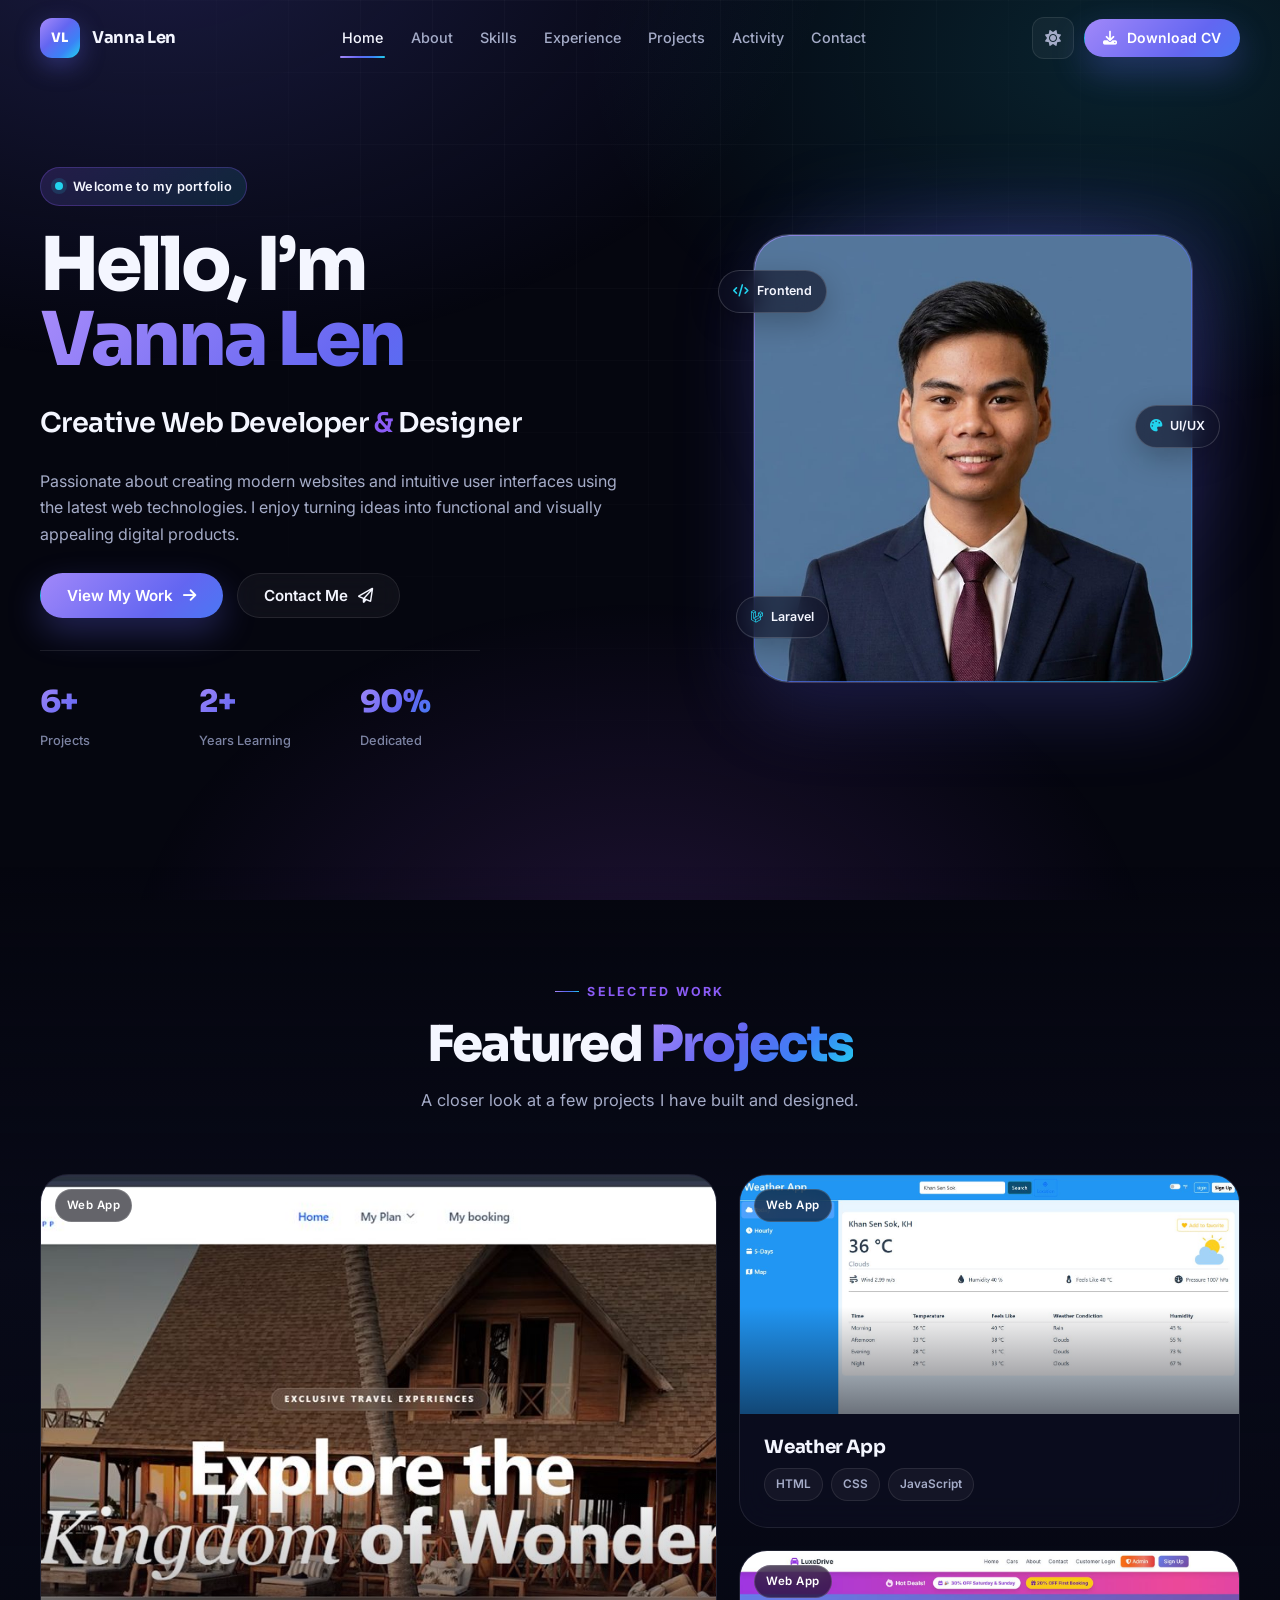
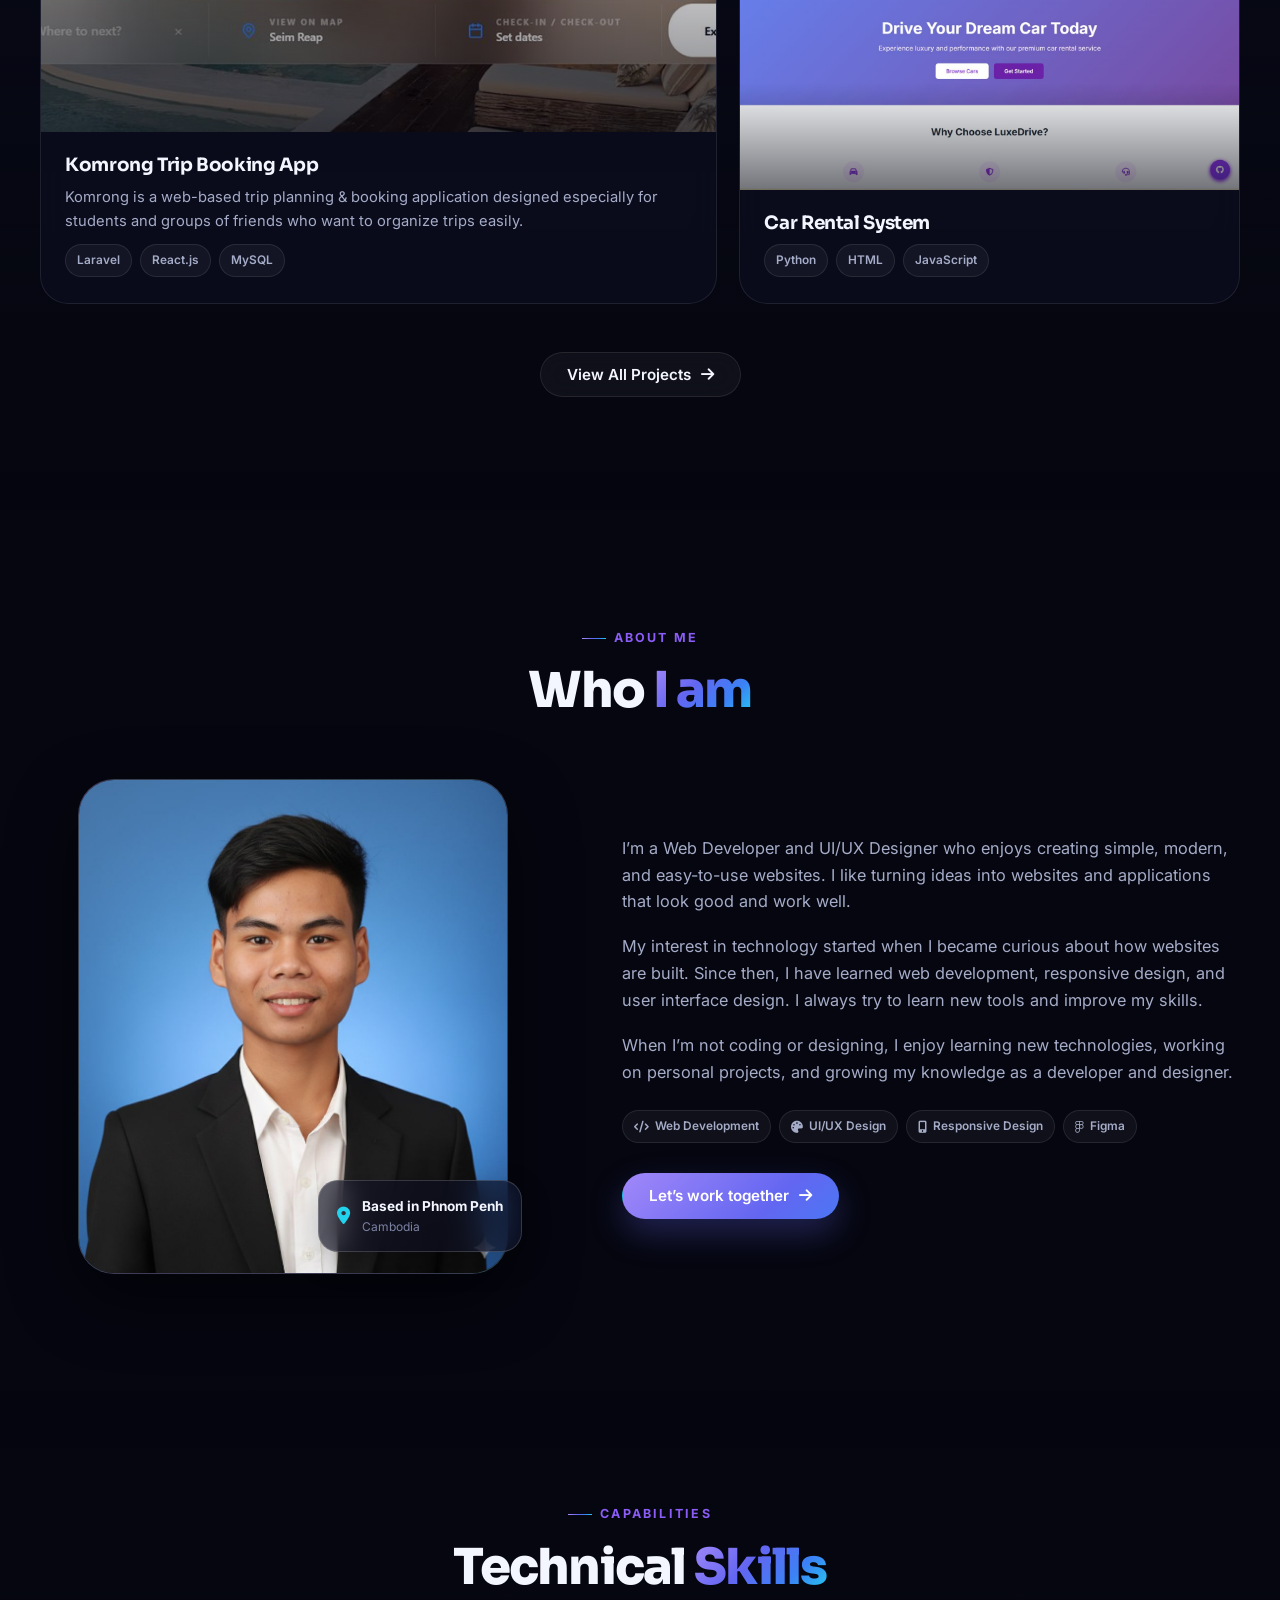
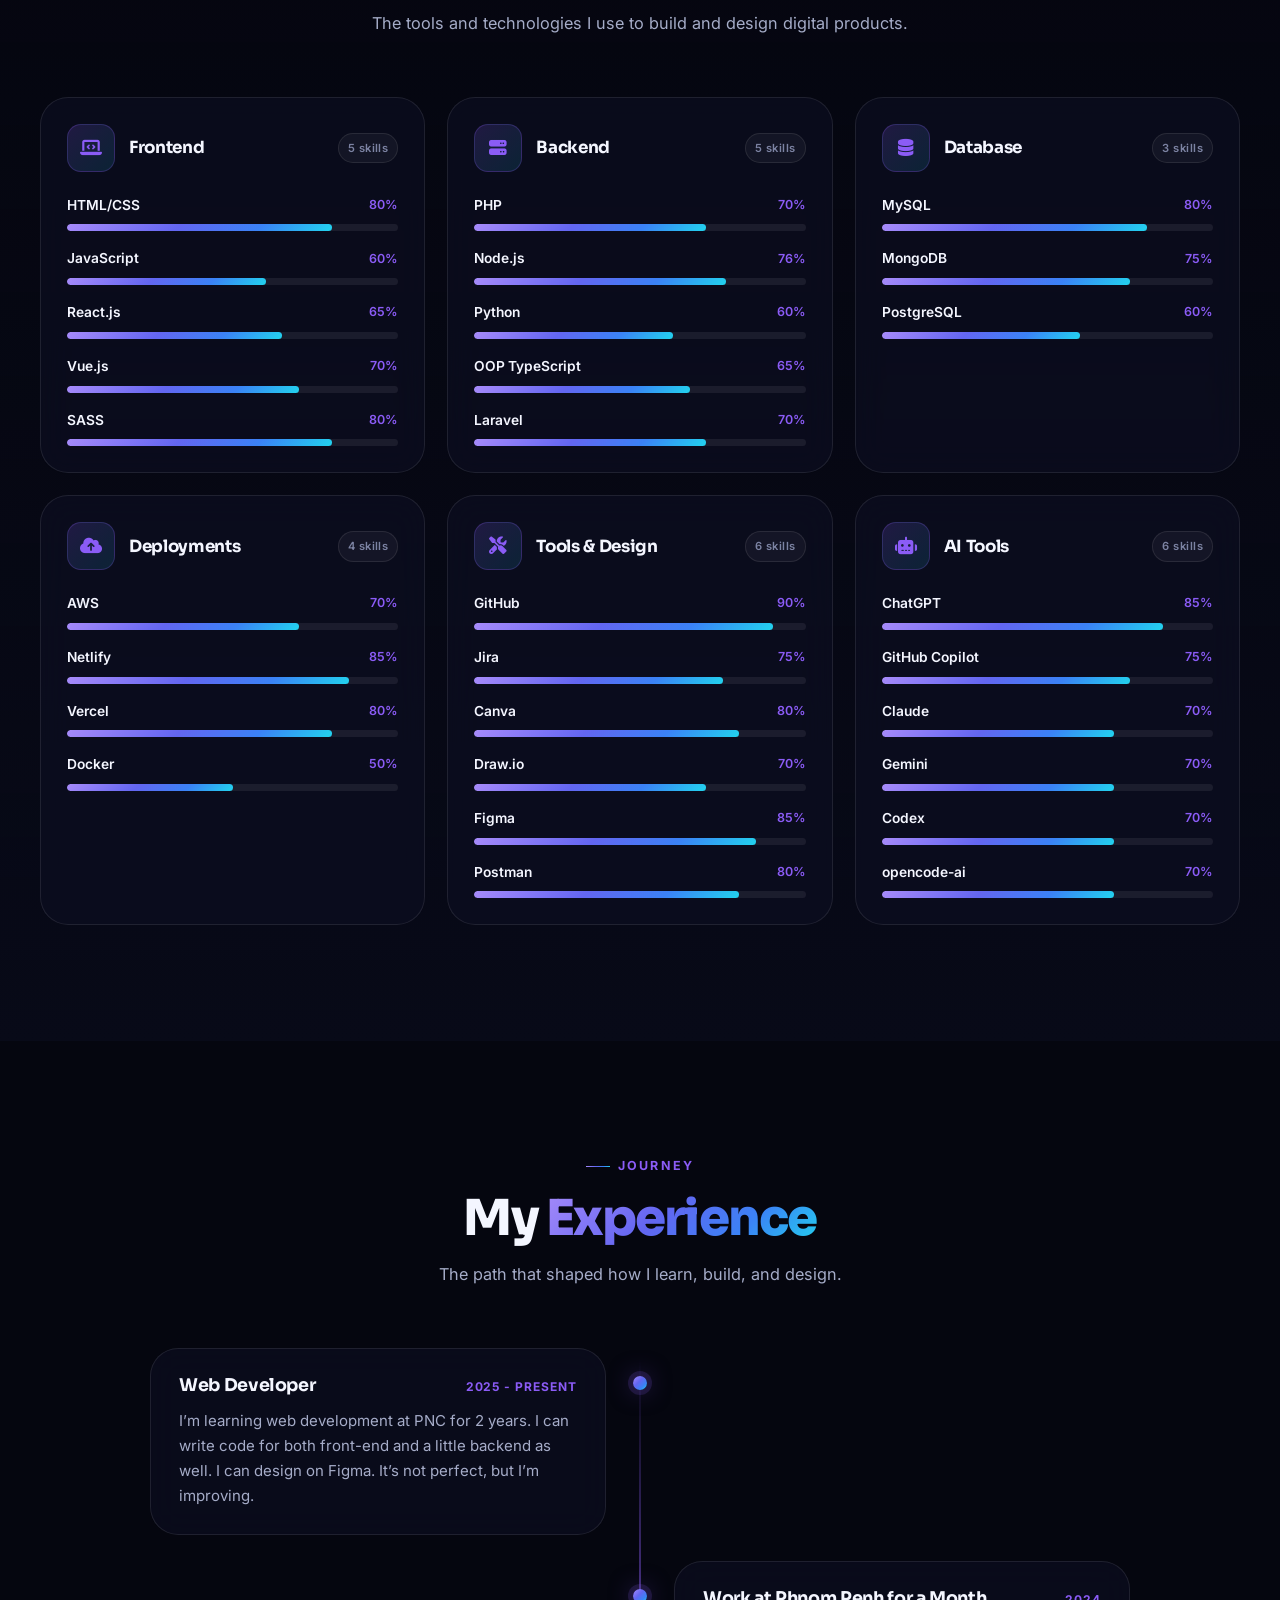
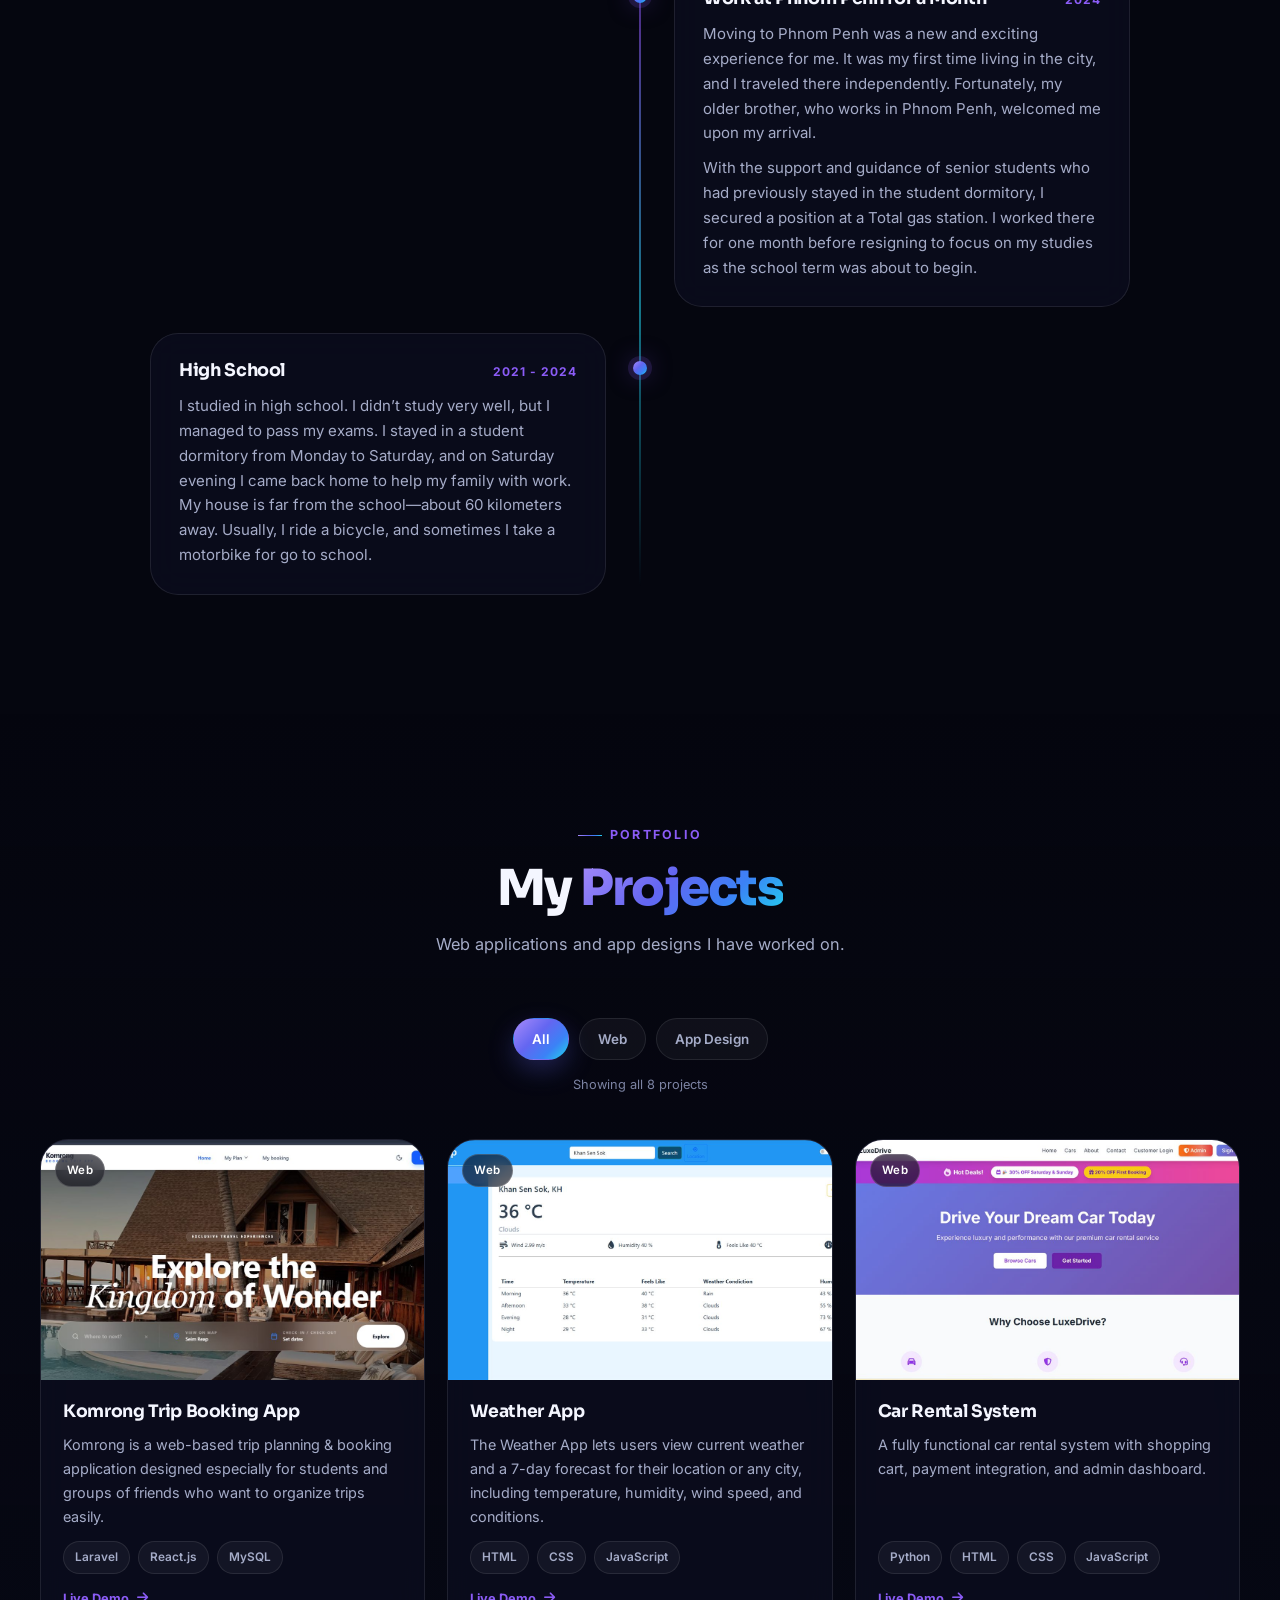
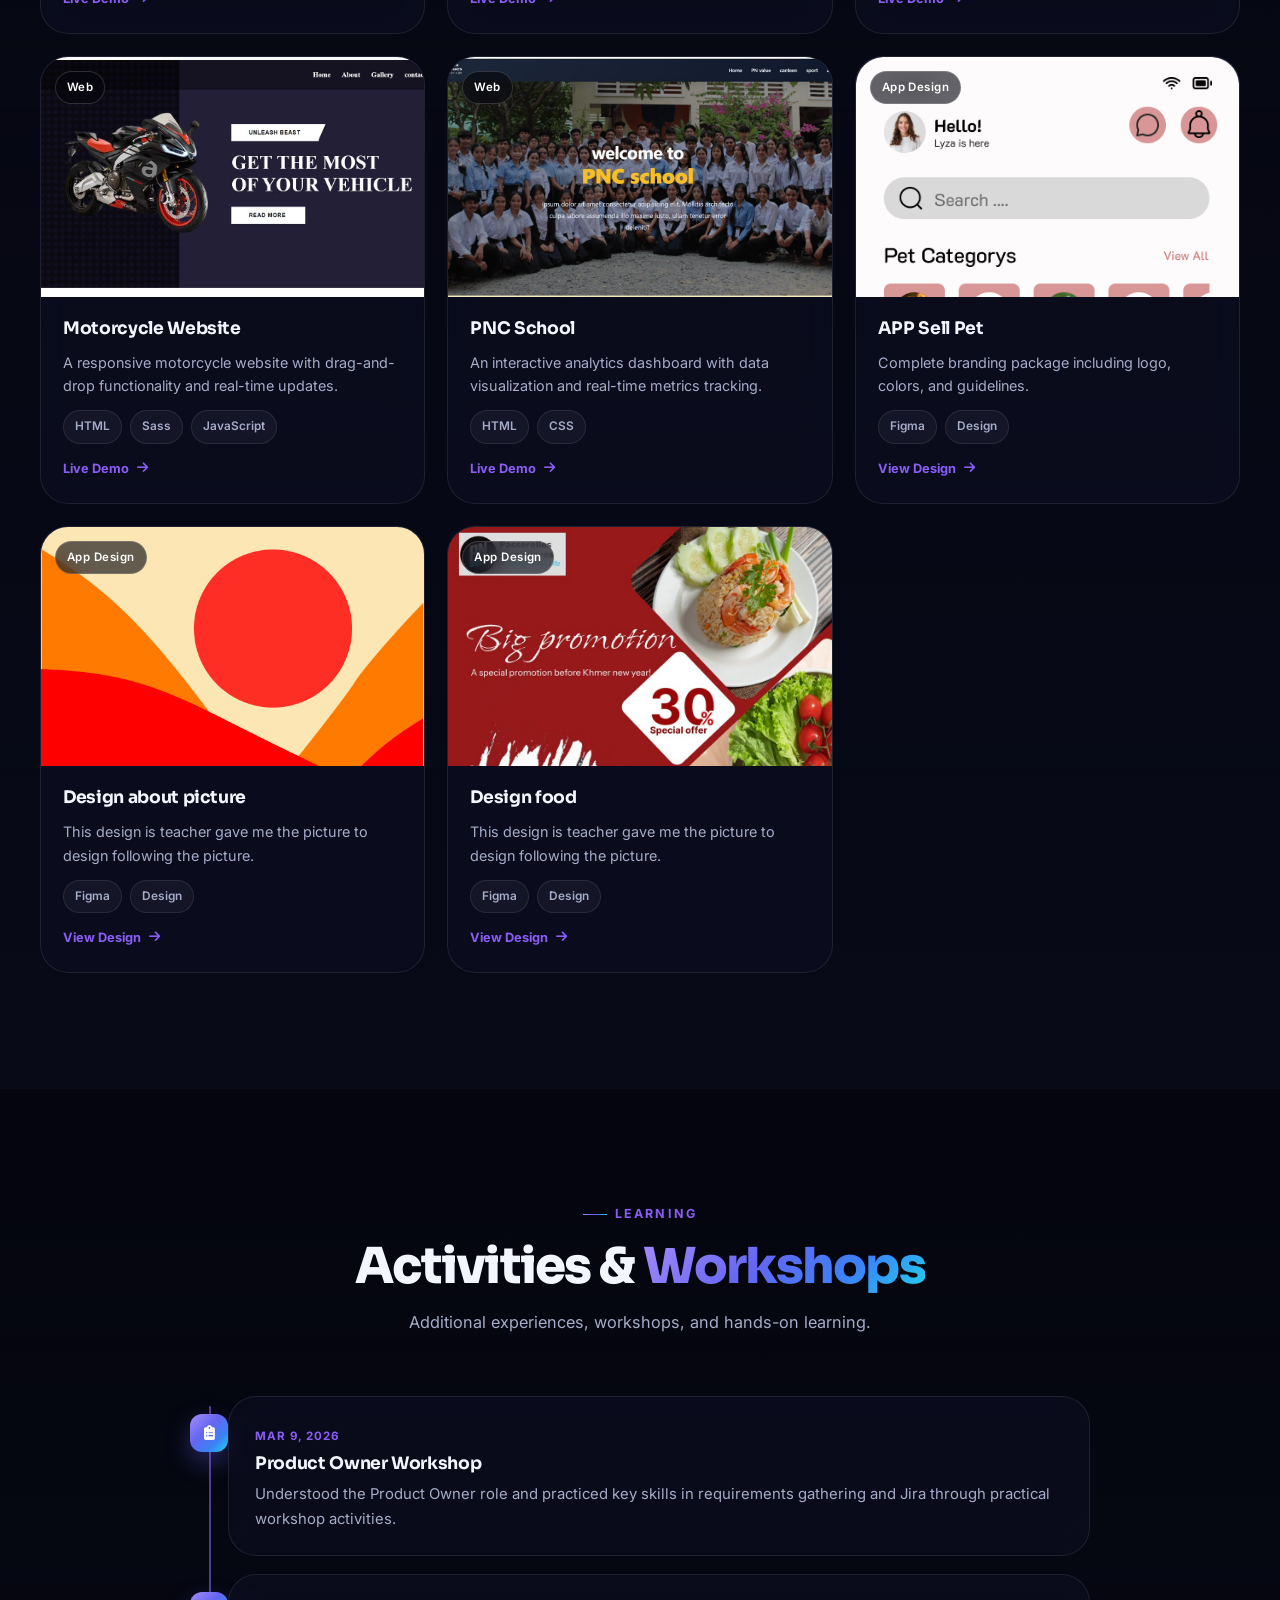
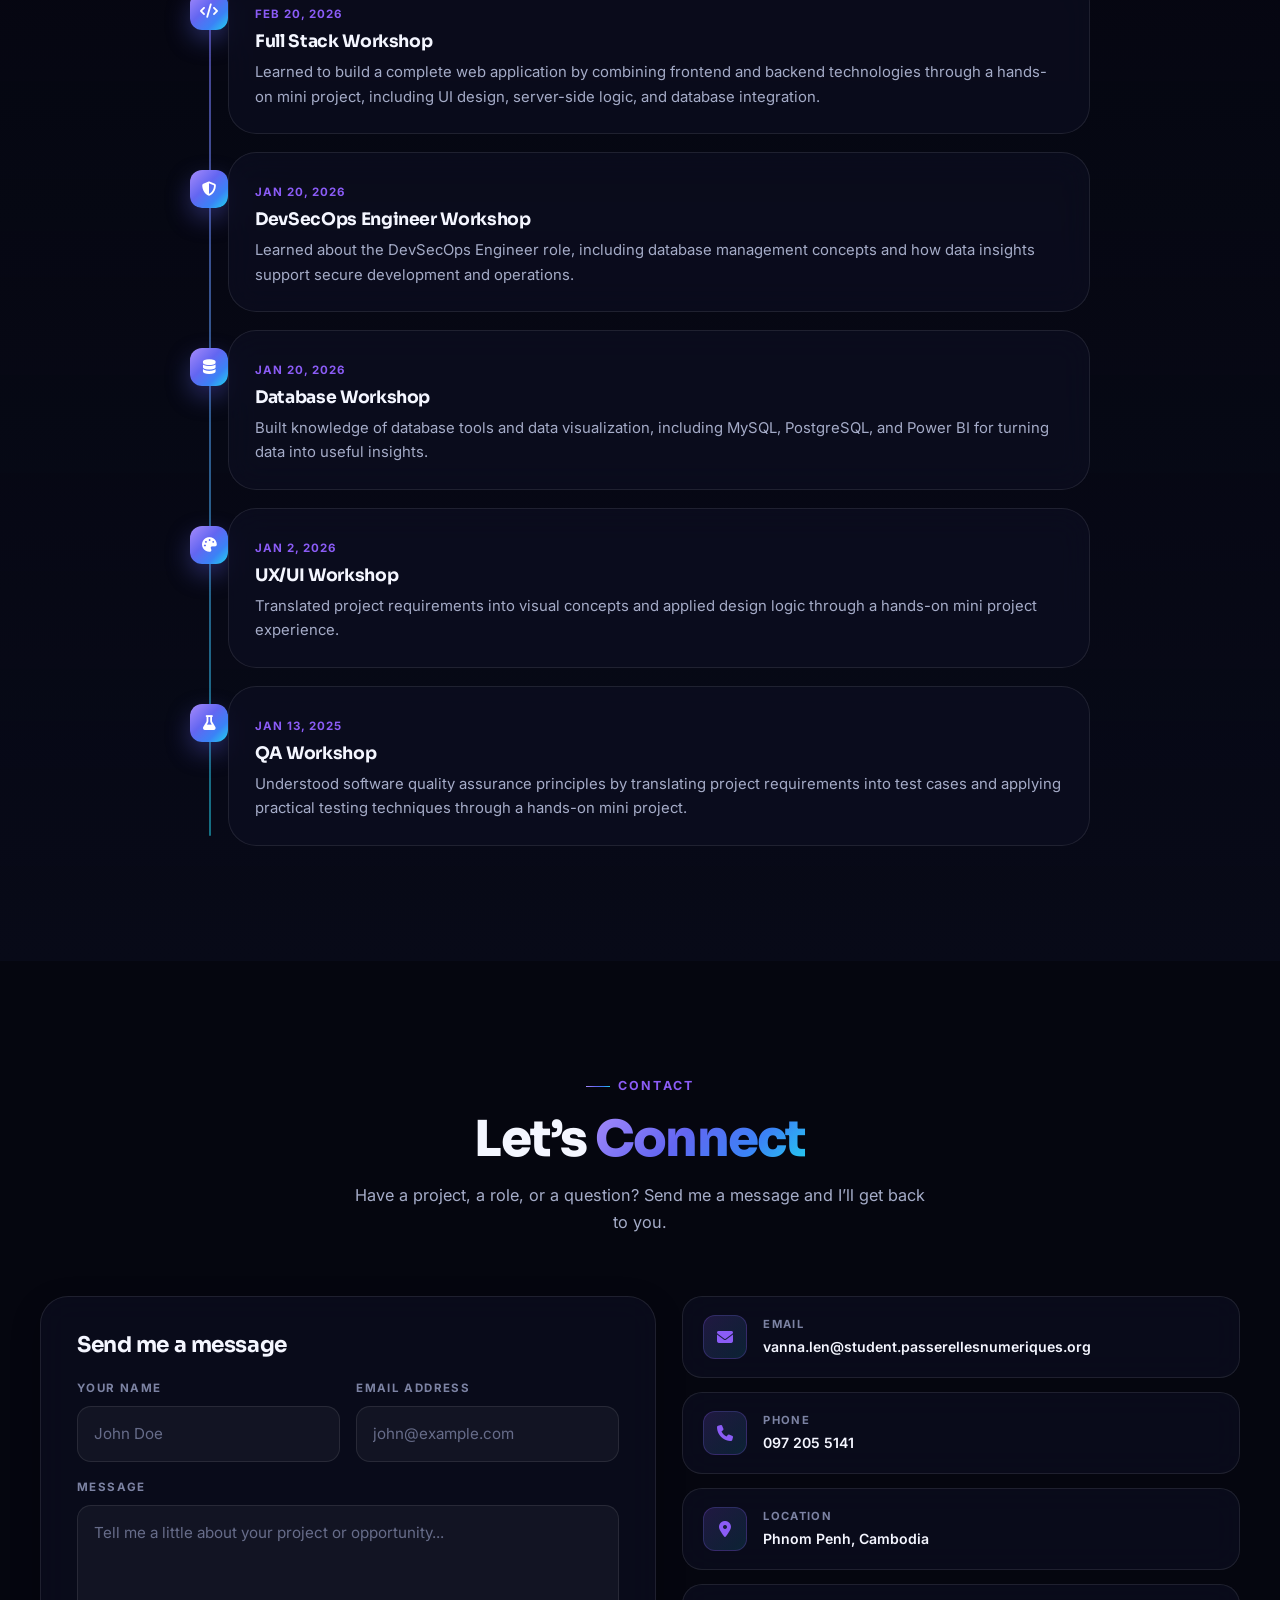
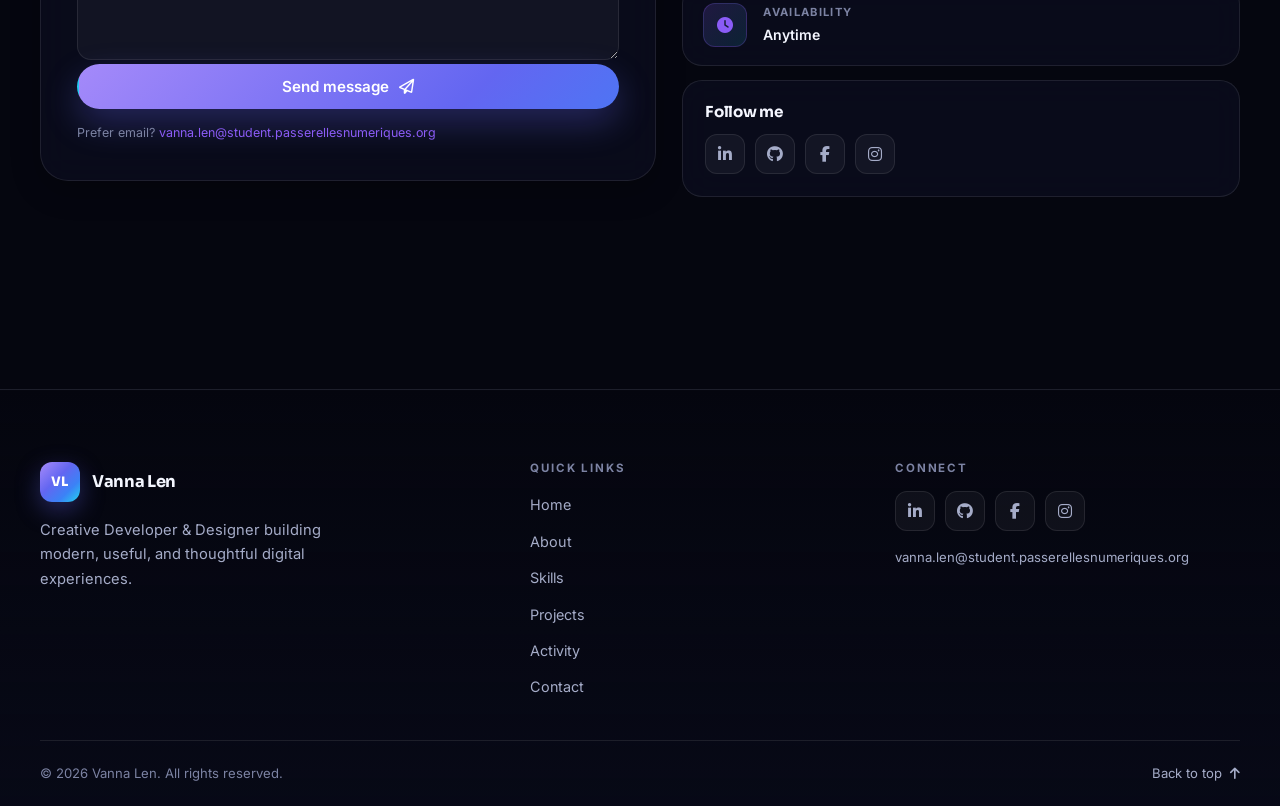
<file: index.html>
<!DOCTYPE html>
<html lang="en">
<head>
    <meta charset="UTF-8">
    <meta name="viewport" content="width=device-width, initial-scale=1.0">
    <title>Vanna Len | Web Developer &amp; UI/UX Designer</title>
    <meta name="description" content="Portfolio of Vanna Len, a web developer and UI/UX designer based in Phnom Penh, Cambodia. Explore projects, skills, workshops, and get in touch.">
    <meta name="author" content="Vanna Len">
    <meta name="theme-color" content="#05060f">
    <meta property="og:type" content="website">
    <meta property="og:title" content="Vanna Len | Web Developer &amp; UI/UX Designer">
    <meta property="og:description" content="Portfolio of Vanna Len, a web developer and UI/UX designer based in Phnom Penh, Cambodia. Explore projects, skills, workshops, and get in touch.">
    <meta property="og:image" content="image/profile-hero.jpg">
    <meta name="twitter:card" content="summary_large_image">
    <meta name="twitter:title" content="Vanna Len | Web Developer &amp; UI/UX Designer">
    <meta name="twitter:description" content="Portfolio of Vanna Len, a web developer and UI/UX designer based in Phnom Penh, Cambodia.">
    <meta name="twitter:image" content="image/profile-hero.jpg">

    <link rel="icon" href="image/favicon.svg" type="image/svg+xml">
    <link rel="preconnect" href="https://fonts.googleapis.com">
    <link rel="preconnect" href="https://fonts.gstatic.com" crossorigin>
    <link href="https://fonts.googleapis.com/css2?family=Inter:wght@400;500;600;700&family=Sora:wght@500;600;700;800&display=swap" rel="stylesheet">
    <link rel="stylesheet" href="https://cdnjs.cloudflare.com/ajax/libs/font-awesome/6.4.0/css/all.min.css" referrerpolicy="no-referrer">
    <link rel="stylesheet" href="style/styles.css">
    <link rel="stylesheet" href="style/animations.css">
    <link rel="stylesheet" href="style/responsive.css">

    <script>
        (function () {
            try {
                var saved = localStorage.getItem('portfolio-theme');
                var theme = saved === 'light' ? 'light' : 'dark';
                document.documentElement.setAttribute('data-theme', theme);
                document.documentElement.style.colorScheme = theme;
            } catch (error) {
                document.documentElement.setAttribute('data-theme', 'dark');
            }
        })();
    </script>
</head>

<body>
    <a class="skip-link" href="#main">Skip to content</a>

    <!-- Navigation -->
    <nav class="navbar" id="navbar" aria-label="Primary navigation">
        <div class="container nav-container">
            <a class="brand" href="#home">
                <span class="brand-mark" aria-hidden="true">VL</span>
                <span class="brand-text">Vanna Len</span>
            </a>

            <ul class="nav-menu" id="navMenu">
                <li><a href="#home" class="nav-link is-active" aria-current="page">Home</a></li>
                <li><a href="#about" class="nav-link">About</a></li>
                <li><a href="#skills" class="nav-link">Skills</a></li>
                <li><a href="#experience" class="nav-link">Experience</a></li>
                <li><a href="#projects" class="nav-link">Projects</a></li>
                <li><a href="#activity" class="nav-link">Activity</a></li>
                <li><a href="#contact" class="nav-link">Contact</a></li>
            </ul>

            <div class="nav-actions">
                <button class="icon-btn theme-toggle" id="themeToggle" type="button" aria-pressed="false" aria-label="Switch to light theme">
                    <i class="fa-solid fa-sun theme-icon theme-icon--sun" aria-hidden="true"></i>
                    <i class="fa-solid fa-moon theme-icon theme-icon--moon" aria-hidden="true"></i>
                </button>
                <a class="btn btn-primary btn-sm btn-cv" href="download-CV/Len vanna-Python Developer-CV.pdf" download aria-label="Download CV">
                    <i class="fa-solid fa-download" aria-hidden="true"></i>
                    <span>Download CV</span>
                </a>
                <button class="nav-toggle" id="navToggle" type="button" aria-expanded="false" aria-controls="navMenu" aria-label="Open navigation menu">
                    <span></span>
                    <span></span>
                    <span></span>
                </button>
            </div>
        </div>
    </nav>
    <div class="nav-backdrop" id="navBackdrop" aria-hidden="true"></div>

    <main id="main">
        <!-- Hero -->
        <section id="home" class="hero section" aria-labelledby="hero-title">
            <div class="container hero-grid">
                <div class="hero-copy">
                    <span class="hero-badge" data-reveal>
                        <span class="badge-dot" aria-hidden="true"></span>
                        Welcome to my portfolio
                    </span>

                    <h1 class="hero-title" id="hero-title" data-reveal>
                        Hello, I&rsquo;m <span class="hero-name">Vanna Len</span>
                    </h1>

                    <p class="hero-subtitle" data-reveal>Creative Web Developer <span class="amp">&amp;</span> Designer</p>

                    <p class="hero-description" data-reveal>
                        Passionate about creating modern websites and intuitive user interfaces using the latest web
                        technologies. I enjoy turning ideas into functional and visually appealing digital products.
                    </p>

                    <div class="hero-actions" data-reveal>
                        <a href="#projects" class="btn btn-primary">
                            <span>View My Work</span>
                            <i class="fa-solid fa-arrow-right" aria-hidden="true"></i>
                        </a>
                        <a href="#contact" class="btn btn-secondary">
                            <span>Contact Me</span>
                            <i class="fa-regular fa-paper-plane" aria-hidden="true"></i>
                        </a>
                    </div>

                    <div class="hero-stats" data-reveal>
                        <div class="stat">
                            <span class="stat-number" data-count="6" data-suffix="+">6+</span>
                            <span class="stat-label">Projects</span>
                        </div>
                        <div class="stat">
                            <span class="stat-number" data-count="2" data-suffix="+">2+</span>
                            <span class="stat-label">Years Learning</span>
                        </div>
                        <div class="stat">
                            <span class="stat-number" data-count="90" data-suffix="%">90%</span>
                            <span class="stat-label">Dedicated</span>
                        </div>
                    </div>
                </div>

                <div class="hero-visual" data-reveal>
                    <div class="profile-frame">
                        <img src="image/profile-hero.jpg" alt="Portrait of Vanna Len" width="871" height="855" fetchpriority="high" decoding="async">
                    </div>
                    <span class="float-chip float-chip--one" aria-hidden="true">
                        <i class="fa-solid fa-code"></i> Frontend
                    </span>
                    <span class="float-chip float-chip--two" aria-hidden="true">
                        <i class="fa-solid fa-palette"></i> UI/UX
                    </span>
                    <span class="float-chip float-chip--three" aria-hidden="true">
                        <i class="fa-brands fa-laravel"></i> Laravel
                    </span>
                </div>
            </div>
        </section>

        <!-- Featured projects -->
        <section class="section featured" aria-labelledby="featured-title">
            <div class="container">
                <header class="section-head" data-reveal>
                    <span class="eyebrow">Selected work</span>
                    <h2 class="section-title" id="featured-title">Featured <span class="gradient-text">Projects</span></h2>
                    <p class="section-subtitle">A closer look at a few projects I have built and designed.</p>
                </header>

                <div class="featured-grid">
                    <article class="featured-card featured-card--large" data-reveal>
                        <a class="featured-media" href="https://vc-1-trip-booking.vercel.app" target="_blank" rel="noopener noreferrer">
                            <img src="image/vc1-trip-booking.jpg" alt="Screenshot of the Komrong Trip Booking App" width="1400" height="643" loading="lazy" decoding="async">
                            <span class="project-badge">Web App</span>
                        </a>
                        <div class="featured-body">
                            <h3><a href="https://vc-1-trip-booking.vercel.app" target="_blank" rel="noopener noreferrer">Komrong Trip Booking App</a></h3>
                            <p>Komrong is a web-based trip planning &amp; booking application designed especially for students and groups of friends who want to organize trips easily.</p>
                            <div class="tags">
                                <span class="tag">Laravel</span>
                                <span class="tag">React.js</span>
                                <span class="tag">MySQL</span>
                            </div>
                        </div>
                    </article>

                    <article class="featured-card" data-reveal>
                        <a class="featured-media" href="https://weather-web.magic-web.site" target="_blank" rel="noopener noreferrer">
                            <img src="image/weather-app.jpg" alt="Screenshot of the Weather App" width="1400" height="667" loading="lazy" decoding="async">
                            <span class="project-badge">Web App</span>
                        </a>
                        <div class="featured-body">
                            <h3><a href="https://weather-web.magic-web.site" target="_blank" rel="noopener noreferrer">Weather App</a></h3>
                            <div class="tags">
                                <span class="tag">HTML</span>
                                <span class="tag">CSS</span>
                                <span class="tag">JavaScript</span>
                            </div>
                        </div>
                    </article>

                    <article class="featured-card" data-reveal>
                        <a class="featured-media" href="http://vannacar.site/" target="_blank" rel="noopener noreferrer">
                            <img src="image/car-rental.jpg" alt="Screenshot of the Car Rental System" width="1400" height="672" loading="lazy" decoding="async">
                            <span class="project-badge">Web App</span>
                        </a>
                        <div class="featured-body">
                            <h3><a href="http://vannacar.site/" target="_blank" rel="noopener noreferrer">Car Rental System</a></h3>
                            <div class="tags">
                                <span class="tag">Python</span>
                                <span class="tag">HTML</span>
                                <span class="tag">JavaScript</span>
                            </div>
                        </div>
                    </article>
                </div>

                <div class="section-cta" data-reveal>
                    <a href="#projects" class="btn btn-secondary">
                        <span>View All Projects</span>
                        <i class="fa-solid fa-arrow-right" aria-hidden="true"></i>
                    </a>
                </div>
            </div>
        </section>

        <!-- About -->
        <section id="about" class="section about" aria-labelledby="about-title">
            <div class="container">
                <header class="section-head" data-reveal>
                    <span class="eyebrow">About me</span>
                    <h2 class="section-title" id="about-title">Who <span class="gradient-text">I am</span></h2>
                </header>

                <div class="about-grid">
                    <div class="about-media" data-reveal>
                        <div class="about-frame">
                            <img src="image/profile-about.jpg" alt="Vanna Len working as a web developer and designer" width="883" height="1000" loading="lazy" decoding="async">
                        </div>
                        <div class="about-badge">
                            <i class="fa-solid fa-location-dot" aria-hidden="true"></i>
                            <div>
                                <strong>Based in Phnom Penh</strong>
                                <span>Cambodia</span>
                            </div>
                        </div>
                    </div>

                    <div class="about-copy" data-reveal>
                        <p>I&rsquo;m a Web Developer and UI/UX Designer who enjoys creating simple, modern, and easy-to-use websites. I like turning ideas into websites and applications that look good and work well.</p>
                        <p>My interest in technology started when I became curious about how websites are built. Since then, I have learned web development, responsive design, and user interface design. I always try to learn new tools and improve my skills.</p>
                        <p>When I&rsquo;m not coding or designing, I enjoy learning new technologies, working on personal projects, and growing my knowledge as a developer and designer.</p>

                        <div class="about-tags" role="group" aria-label="Areas of focus">
                            <span class="tag"><i class="fa-solid fa-code" aria-hidden="true"></i> Web Development</span>
                            <span class="tag"><i class="fa-solid fa-palette" aria-hidden="true"></i> UI/UX Design</span>
                            <span class="tag"><i class="fa-solid fa-mobile-screen-button" aria-hidden="true"></i> Responsive Design</span>
                            <span class="tag"><i class="fa-brands fa-figma" aria-hidden="true"></i> Figma</span>
                        </div>

                        <a href="#contact" class="btn btn-primary">
                            <span>Let&rsquo;s work together</span>
                            <i class="fa-solid fa-arrow-right" aria-hidden="true"></i>
                        </a>
                    </div>
                </div>
            </div>
        </section>

        <!-- Skills -->
        <section id="skills" class="section skills" aria-labelledby="skills-title">
            <div class="container">
                <header class="section-head" data-reveal>
                    <span class="eyebrow">Capabilities</span>
                    <h2 class="section-title" id="skills-title">Technical <span class="gradient-text">Skills</span></h2>
                    <p class="section-subtitle">The tools and technologies I use to build and design digital products.</p>
                </header>

                <div class="skills-grid">
                    <article class="skill-card" data-reveal>
                        <div class="skill-card-head">
                            <span class="skill-icon" aria-hidden="true"><i class="fa-solid fa-laptop-code"></i></span>
                            <h3>Frontend</h3>
                            <span class="skill-count">5 skills</span>
                        </div>
                        <div class="skill-list">
                            <div class="skill-row">
                                <div class="skill-meta"><span class="skill-name">HTML/CSS</span><span class="skill-value">80%</span></div>
                                <div class="skill-bar" role="progressbar" aria-label="HTML and CSS proficiency" aria-valuenow="80" aria-valuemin="0" aria-valuemax="100"><span class="skill-bar-fill" data-percentage="80"></span></div>
                            </div>
                            <div class="skill-row">
                                <div class="skill-meta"><span class="skill-name">JavaScript</span><span class="skill-value">60%</span></div>
                                <div class="skill-bar" role="progressbar" aria-label="JavaScript proficiency" aria-valuenow="60" aria-valuemin="0" aria-valuemax="100"><span class="skill-bar-fill" data-percentage="60"></span></div>
                            </div>
                            <div class="skill-row">
                                <div class="skill-meta"><span class="skill-name">React.js</span><span class="skill-value">65%</span></div>
                                <div class="skill-bar" role="progressbar" aria-label="React.js proficiency" aria-valuenow="65" aria-valuemin="0" aria-valuemax="100"><span class="skill-bar-fill" data-percentage="65"></span></div>
                            </div>
                            <div class="skill-row">
                                <div class="skill-meta"><span class="skill-name">Vue.js</span><span class="skill-value">70%</span></div>
                                <div class="skill-bar" role="progressbar" aria-label="Vue.js proficiency" aria-valuenow="70" aria-valuemin="0" aria-valuemax="100"><span class="skill-bar-fill" data-percentage="70"></span></div>
                            </div>
                            <div class="skill-row">
                                <div class="skill-meta"><span class="skill-name">SASS</span><span class="skill-value">80%</span></div>
                                <div class="skill-bar" role="progressbar" aria-label="SASS proficiency" aria-valuenow="80" aria-valuemin="0" aria-valuemax="100"><span class="skill-bar-fill" data-percentage="80"></span></div>
                            </div>
                        </div>
                    </article>

                    <article class="skill-card" data-reveal>
                        <div class="skill-card-head">
                            <span class="skill-icon" aria-hidden="true"><i class="fa-solid fa-server"></i></span>
                            <h3>Backend</h3>
                            <span class="skill-count">5 skills</span>
                        </div>
                        <div class="skill-list">
                            <div class="skill-row">
                                <div class="skill-meta"><span class="skill-name">PHP</span><span class="skill-value">70%</span></div>
                                <div class="skill-bar" role="progressbar" aria-label="PHP proficiency" aria-valuenow="70" aria-valuemin="0" aria-valuemax="100"><span class="skill-bar-fill" data-percentage="70"></span></div>
                            </div>
                            <div class="skill-row">
                                <div class="skill-meta"><span class="skill-name">Node.js</span><span class="skill-value">76%</span></div>
                                <div class="skill-bar" role="progressbar" aria-label="Node.js proficiency" aria-valuenow="76" aria-valuemin="0" aria-valuemax="100"><span class="skill-bar-fill" data-percentage="76"></span></div>
                            </div>
                            <div class="skill-row">
                                <div class="skill-meta"><span class="skill-name">Python</span><span class="skill-value">60%</span></div>
                                <div class="skill-bar" role="progressbar" aria-label="Python proficiency" aria-valuenow="60" aria-valuemin="0" aria-valuemax="100"><span class="skill-bar-fill" data-percentage="60"></span></div>
                            </div>
                            <div class="skill-row">
                                <div class="skill-meta"><span class="skill-name">OOP TypeScript</span><span class="skill-value">65%</span></div>
                                <div class="skill-bar" role="progressbar" aria-label="Object-oriented TypeScript proficiency" aria-valuenow="65" aria-valuemin="0" aria-valuemax="100"><span class="skill-bar-fill" data-percentage="65"></span></div>
                            </div>
                            <div class="skill-row">
                                <div class="skill-meta"><span class="skill-name">Laravel</span><span class="skill-value">70%</span></div>
                                <div class="skill-bar" role="progressbar" aria-label="Laravel proficiency" aria-valuenow="70" aria-valuemin="0" aria-valuemax="100"><span class="skill-bar-fill" data-percentage="70"></span></div>
                            </div>
                        </div>
                    </article>

                    <article class="skill-card" data-reveal>
                        <div class="skill-card-head">
                            <span class="skill-icon" aria-hidden="true"><i class="fa-solid fa-database"></i></span>
                            <h3>Database</h3>
                            <span class="skill-count">3 skills</span>
                        </div>
                        <div class="skill-list">
                            <div class="skill-row">
                                <div class="skill-meta"><span class="skill-name">MySQL</span><span class="skill-value">80%</span></div>
                                <div class="skill-bar" role="progressbar" aria-label="MySQL proficiency" aria-valuenow="80" aria-valuemin="0" aria-valuemax="100"><span class="skill-bar-fill" data-percentage="80"></span></div>
                            </div>
                            <div class="skill-row">
                                <div class="skill-meta"><span class="skill-name">MongoDB</span><span class="skill-value">75%</span></div>
                                <div class="skill-bar" role="progressbar" aria-label="MongoDB proficiency" aria-valuenow="75" aria-valuemin="0" aria-valuemax="100"><span class="skill-bar-fill" data-percentage="75"></span></div>
                            </div>
                            <div class="skill-row">
                                <div class="skill-meta"><span class="skill-name">PostgreSQL</span><span class="skill-value">60%</span></div>
                                <div class="skill-bar" role="progressbar" aria-label="PostgreSQL proficiency" aria-valuenow="60" aria-valuemin="0" aria-valuemax="100"><span class="skill-bar-fill" data-percentage="60"></span></div>
                            </div>
                        </div>
                    </article>

                    <article class="skill-card" data-reveal>
                        <div class="skill-card-head">
                            <span class="skill-icon" aria-hidden="true"><i class="fa-solid fa-cloud-arrow-up"></i></span>
                            <h3>Deployments</h3>
                            <span class="skill-count">4 skills</span>
                        </div>
                        <div class="skill-list">
                            <div class="skill-row">
                                <div class="skill-meta"><span class="skill-name">AWS</span><span class="skill-value">70%</span></div>
                                <div class="skill-bar" role="progressbar" aria-label="AWS proficiency" aria-valuenow="70" aria-valuemin="0" aria-valuemax="100"><span class="skill-bar-fill" data-percentage="70"></span></div>
                            </div>
                            <div class="skill-row">
                                <div class="skill-meta"><span class="skill-name">Netlify</span><span class="skill-value">85%</span></div>
                                <div class="skill-bar" role="progressbar" aria-label="Netlify proficiency" aria-valuenow="85" aria-valuemin="0" aria-valuemax="100"><span class="skill-bar-fill" data-percentage="85"></span></div>
                            </div>
                            <div class="skill-row">
                                <div class="skill-meta"><span class="skill-name">Vercel</span><span class="skill-value">80%</span></div>
                                <div class="skill-bar" role="progressbar" aria-label="Vercel proficiency" aria-valuenow="80" aria-valuemin="0" aria-valuemax="100"><span class="skill-bar-fill" data-percentage="80"></span></div>
                            </div>
                            <div class="skill-row">
                                <div class="skill-meta"><span class="skill-name">Docker</span><span class="skill-value">50%</span></div>
                                <div class="skill-bar" role="progressbar" aria-label="Docker proficiency" aria-valuenow="50" aria-valuemin="0" aria-valuemax="100"><span class="skill-bar-fill" data-percentage="50"></span></div>
                            </div>
                        </div>
                    </article>

                    <article class="skill-card" data-reveal>
                        <div class="skill-card-head">
                            <span class="skill-icon" aria-hidden="true"><i class="fa-solid fa-tools"></i></span>
                            <h3>Tools &amp; Design</h3>
                            <span class="skill-count">6 skills</span>
                        </div>
                        <div class="skill-list">
                            <div class="skill-row">
                                <div class="skill-meta"><span class="skill-name">GitHub</span><span class="skill-value">90%</span></div>
                                <div class="skill-bar" role="progressbar" aria-label="GitHub proficiency" aria-valuenow="90" aria-valuemin="0" aria-valuemax="100"><span class="skill-bar-fill" data-percentage="90"></span></div>
                            </div>
                            <div class="skill-row">
                                <div class="skill-meta"><span class="skill-name">Jira</span><span class="skill-value">75%</span></div>
                                <div class="skill-bar" role="progressbar" aria-label="Jira proficiency" aria-valuenow="75" aria-valuemin="0" aria-valuemax="100"><span class="skill-bar-fill" data-percentage="75"></span></div>
                            </div>
                            <div class="skill-row">
                                <div class="skill-meta"><span class="skill-name">Canva</span><span class="skill-value">80%</span></div>
                                <div class="skill-bar" role="progressbar" aria-label="Canva proficiency" aria-valuenow="80" aria-valuemin="0" aria-valuemax="100"><span class="skill-bar-fill" data-percentage="80"></span></div>
                            </div>
                            <div class="skill-row">
                                <div class="skill-meta"><span class="skill-name">Draw.io</span><span class="skill-value">70%</span></div>
                                <div class="skill-bar" role="progressbar" aria-label="Draw.io proficiency" aria-valuenow="70" aria-valuemin="0" aria-valuemax="100"><span class="skill-bar-fill" data-percentage="70"></span></div>
                            </div>
                            <div class="skill-row">
                                <div class="skill-meta"><span class="skill-name">Figma</span><span class="skill-value">85%</span></div>
                                <div class="skill-bar" role="progressbar" aria-label="Figma proficiency" aria-valuenow="85" aria-valuemin="0" aria-valuemax="100"><span class="skill-bar-fill" data-percentage="85"></span></div>
                            </div>
                            <div class="skill-row">
                                <div class="skill-meta"><span class="skill-name">Postman</span><span class="skill-value">80%</span></div>
                                <div class="skill-bar" role="progressbar" aria-label="Postman proficiency" aria-valuenow="80" aria-valuemin="0" aria-valuemax="100"><span class="skill-bar-fill" data-percentage="80"></span></div>
                            </div>
                        </div>
                    </article>

                    <article class="skill-card" data-reveal>
                        <div class="skill-card-head">
                            <span class="skill-icon" aria-hidden="true"><i class="fa-solid fa-robot"></i></span>
                            <h3>AI Tools</h3>
                            <span class="skill-count">6 skills</span>
                        </div>
                        <div class="skill-list">
                            <div class="skill-row">
                                <div class="skill-meta"><span class="skill-name">ChatGPT</span><span class="skill-value">85%</span></div>
                                <div class="skill-bar" role="progressbar" aria-label="ChatGPT proficiency" aria-valuenow="85" aria-valuemin="0" aria-valuemax="100"><span class="skill-bar-fill" data-percentage="85"></span></div>
                            </div>
                            <div class="skill-row">
                                <div class="skill-meta"><span class="skill-name">GitHub Copilot</span><span class="skill-value">75%</span></div>
                                <div class="skill-bar" role="progressbar" aria-label="GitHub Copilot proficiency" aria-valuenow="75" aria-valuemin="0" aria-valuemax="100"><span class="skill-bar-fill" data-percentage="75"></span></div>
                            </div>
                            <div class="skill-row">
                                <div class="skill-meta"><span class="skill-name">Claude</span><span class="skill-value">70%</span></div>
                                <div class="skill-bar" role="progressbar" aria-label="Claude proficiency" aria-valuenow="70" aria-valuemin="0" aria-valuemax="100"><span class="skill-bar-fill" data-percentage="70"></span></div>
                            </div>
                            <div class="skill-row">
                                <div class="skill-meta"><span class="skill-name">Gemini</span><span class="skill-value">70%</span></div>
                                <div class="skill-bar" role="progressbar" aria-label="Gemini proficiency" aria-valuenow="70" aria-valuemin="0" aria-valuemax="100"><span class="skill-bar-fill" data-percentage="70"></span></div>
                            </div>
                            <div class="skill-row">
                                <div class="skill-meta"><span class="skill-name">Codex</span><span class="skill-value">70%</span></div>
                                <div class="skill-bar" role="progressbar" aria-label="Codex proficiency" aria-valuenow="70" aria-valuemin="0" aria-valuemax="100"><span class="skill-bar-fill" data-percentage="70"></span></div>
                            </div>
                            <div class="skill-row">
                                <div class="skill-meta"><span class="skill-name">opencode-ai</span><span class="skill-value">70%</span></div>
                                <div class="skill-bar" role="progressbar" aria-label="opencode-ai proficiency" aria-valuenow="70" aria-valuemin="0" aria-valuemax="100"><span class="skill-bar-fill" data-percentage="70"></span></div>
                            </div>
                        </div>
                    </article>
                </div>
            </div>
        </section>

        <!-- Experience -->
        <section id="experience" class="section experience" aria-labelledby="experience-title">
            <div class="container">
                <header class="section-head" data-reveal>
                    <span class="eyebrow">Journey</span>
                    <h2 class="section-title" id="experience-title">My <span class="gradient-text">Experience</span></h2>
                    <p class="section-subtitle">The path that shaped how I learn, build, and design.</p>
                </header>

                <div class="timeline">
                    <article class="timeline-item" data-reveal>
                        <span class="timeline-marker" aria-hidden="true"></span>
                        <div class="timeline-card">
                            <div class="timeline-top">
                                <h3>Web Developer</h3>
                                <span class="timeline-date">2025 - Present</span>
                            </div>
                            <p>I&rsquo;m learning web development at PNC for 2 years. I can write code for both front-end and a little backend as well. I can design on Figma. It&rsquo;s not perfect, but I&rsquo;m improving.</p>
                        </div>
                    </article>

                    <article class="timeline-item" data-reveal>
                        <span class="timeline-marker" aria-hidden="true"></span>
                        <div class="timeline-card">
                            <div class="timeline-top">
                                <h3>Work at Phnom Penh for a Month</h3>
                                <span class="timeline-date">2024</span>
                            </div>
                            <p>Moving to Phnom Penh was a new and exciting experience for me. It was my first time living in the city, and I traveled there independently. Fortunately, my older brother, who works in Phnom Penh, welcomed me upon my arrival.</p>
                            <p>With the support and guidance of senior students who had previously stayed in the student dormitory, I secured a position at a Total gas station. I worked there for one month before resigning to focus on my studies as the school term was about to begin.</p>
                        </div>
                    </article>

                    <article class="timeline-item" data-reveal>
                        <span class="timeline-marker" aria-hidden="true"></span>
                        <div class="timeline-card">
                            <div class="timeline-top">
                                <h3>High School</h3>
                                <span class="timeline-date">2021 - 2024</span>
                            </div>
                            <p>I studied in high school. I didn&rsquo;t study very well, but I managed to pass my exams. I stayed in a student dormitory from Monday to Saturday, and on Saturday evening I came back home to help my family with work. My house is far from the school&mdash;about 60 kilometers away. Usually, I ride a bicycle, and sometimes I take a motorbike for go to school.</p>
                        </div>
                    </article>
                </div>
            </div>
        </section>

        <!-- Projects -->
        <section id="projects" class="section projects" aria-labelledby="projects-title">
            <div class="container">
                <header class="section-head" data-reveal>
                    <span class="eyebrow">Portfolio</span>
                    <h2 class="section-title" id="projects-title">My <span class="gradient-text">Projects</span></h2>
                    <p class="section-subtitle">Web applications and app designs I have worked on.</p>
                </header>

                <div class="filter-bar" role="group" aria-label="Filter projects by category" data-reveal>
                    <button class="filter-btn is-active" type="button" data-filter="all" aria-pressed="true">All</button>
                    <button class="filter-btn" type="button" data-filter="web" aria-pressed="false">Web</button>
                    <button class="filter-btn" type="button" data-filter="design" aria-pressed="false">App Design</button>
                </div>
                <p class="filter-status" id="projectsStatus" role="status" aria-live="polite">Showing all 8 projects</p>

                <div class="projects-grid" id="projectsGrid">
                    <article class="project-card" data-category="web" data-reveal>
                        <div class="project-media">
                            <img src="image/vc1-trip-booking.jpg" alt="Screenshot of the Komrong Trip Booking App" width="1400" height="643" loading="lazy" decoding="async">
                            <span class="project-badge">Web</span>
                            <a class="project-media-link" href="https://vc-1-trip-booking.vercel.app" target="_blank" rel="noopener noreferrer">
                                <i class="fa-solid fa-arrow-up-right-from-square" aria-hidden="true"></i> View Project
                            </a>
                        </div>
                        <div class="project-body">
                            <h3>Komrong Trip Booking App</h3>
                            <p>Komrong is a web-based trip planning &amp; booking application designed especially for students and groups of friends who want to organize trips easily.</p>
                            <div class="tags">
                                <span class="tag">Laravel</span>
                                <span class="tag">React.js</span>
                                <span class="tag">MySQL</span>
                            </div>
                            <a class="project-link" href="https://vc-1-trip-booking.vercel.app" target="_blank" rel="noopener noreferrer">
                                Live Demo <i class="fa-solid fa-arrow-right" aria-hidden="true"></i>
                            </a>
                        </div>
                    </article>

                    <article class="project-card" data-category="web" data-reveal>
                        <div class="project-media">
                            <img src="image/weather-app.jpg" alt="Screenshot of the Weather App" width="1400" height="667" loading="lazy" decoding="async">
                            <span class="project-badge">Web</span>
                            <a class="project-media-link" href="https://weather-web.magic-web.site" target="_blank" rel="noopener noreferrer">
                                <i class="fa-solid fa-arrow-up-right-from-square" aria-hidden="true"></i> View Project
                            </a>
                        </div>
                        <div class="project-body">
                            <h3>Weather App</h3>
                            <p>The Weather App lets users view current weather and a 7-day forecast for their location or any city, including temperature, humidity, wind speed, and conditions.</p>
                            <div class="tags">
                                <span class="tag">HTML</span>
                                <span class="tag">CSS</span>
                                <span class="tag">JavaScript</span>
                            </div>
                            <a class="project-link" href="https://weather-web.magic-web.site" target="_blank" rel="noopener noreferrer">
                                Live Demo <i class="fa-solid fa-arrow-right" aria-hidden="true"></i>
                            </a>
                        </div>
                    </article>

                    <article class="project-card" data-category="web" data-reveal>
                        <div class="project-media">
                            <img src="image/car-rental.jpg" alt="Screenshot of the Car Rental System" width="1400" height="672" loading="lazy" decoding="async">
                            <span class="project-badge">Web</span>
                            <a class="project-media-link" href="http://vannacar.site/" target="_blank" rel="noopener noreferrer">
                                <i class="fa-solid fa-arrow-up-right-from-square" aria-hidden="true"></i> View Project
                            </a>
                        </div>
                        <div class="project-body">
                            <h3>Car Rental System</h3>
                            <p>A fully functional car rental system with shopping cart, payment integration, and admin dashboard.</p>
                            <div class="tags">
                                <span class="tag">Python</span>
                                <span class="tag">HTML</span>
                                <span class="tag">CSS</span>
                                <span class="tag">JavaScript</span>
                            </div>
                            <a class="project-link" href="http://vannacar.site/" target="_blank" rel="noopener noreferrer">
                                Live Demo <i class="fa-solid fa-arrow-right" aria-hidden="true"></i>
                            </a>
                        </div>
                    </article>

                    <article class="project-card" data-category="web" data-reveal>
                        <div class="project-media">
                            <img src="image/motorcycle.jpg" alt="Screenshot of the Motorcycle Website" width="1400" height="635" loading="lazy" decoding="async">
                            <span class="project-badge">Web</span>
                            <a class="project-media-link" href="https://websile-motorcycle.vercel.app/" target="_blank" rel="noopener noreferrer">
                                <i class="fa-solid fa-arrow-up-right-from-square" aria-hidden="true"></i> View Project
                            </a>
                        </div>
                        <div class="project-body">
                            <h3>Motorcycle Website</h3>
                            <p>A responsive motorcycle website with drag-and-drop functionality and real-time updates.</p>
                            <div class="tags">
                                <span class="tag">HTML</span>
                                <span class="tag">Sass</span>
                                <span class="tag">JavaScript</span>
                            </div>
                            <a class="project-link" href="https://websile-motorcycle.vercel.app/" target="_blank" rel="noopener noreferrer">
                                Live Demo <i class="fa-solid fa-arrow-right" aria-hidden="true"></i>
                            </a>
                        </div>
                    </article>

                    <article class="project-card" data-category="web" data-reveal>
                        <div class="project-media">
                            <img src="image/pnc-school.jpg" alt="Screenshot of the PNC School project" width="1400" height="674" loading="lazy" decoding="async">
                            <span class="project-badge">Web</span>
                            <a class="project-media-link" href="https://create-about-page-pnc.vercel.app/" target="_blank" rel="noopener noreferrer">
                                <i class="fa-solid fa-arrow-up-right-from-square" aria-hidden="true"></i> View Project
                            </a>
                        </div>
                        <div class="project-body">
                            <h3>PNC School</h3>
                            <p>An interactive analytics dashboard with data visualization and real-time metrics tracking.</p>
                            <div class="tags">
                                <span class="tag">HTML</span>
                                <span class="tag">CSS</span>
                            </div>
                            <a class="project-link" href="https://create-about-page-pnc.vercel.app/" target="_blank" rel="noopener noreferrer">
                                Live Demo <i class="fa-solid fa-arrow-right" aria-hidden="true"></i>
                            </a>
                        </div>
                    </article>

                    <article class="project-card" data-category="design" data-reveal>
                        <div class="project-media">
                            <img src="image/pet-app.png" alt="Design preview of the App Sell Pet project" width="440" height="956" loading="lazy" decoding="async">
                            <span class="project-badge">App Design</span>
                            <a class="project-media-link" href="https://www.figma.com/design/JLTCx0axdKRBhQ3LY6uAjF/Untitled?node-id=258-291&amp;t=zn4P5Wdn0t96esPF-1" target="_blank" rel="noopener noreferrer">
                                <i class="fa-solid fa-arrow-up-right-from-square" aria-hidden="true"></i> View Design
                            </a>
                        </div>
                        <div class="project-body">
                            <h3>APP Sell Pet</h3>
                            <p>Complete branding package including logo, colors, and guidelines.</p>
                            <div class="tags">
                                <span class="tag">Figma</span>
                                <span class="tag">Design</span>
                            </div>
                            <a class="project-link" href="https://www.figma.com/design/JLTCx0axdKRBhQ3LY6uAjF/Untitled?node-id=258-291&amp;t=zn4P5Wdn0t96esPF-1" target="_blank" rel="noopener noreferrer">
                                View Design <i class="fa-solid fa-arrow-right" aria-hidden="true"></i>
                            </a>
                        </div>
                    </article>

                    <article class="project-card" data-category="design" data-reveal>
                        <div class="project-media">
                            <img src="image/design-about.png" alt="Design preview of the Design About Picture project" width="596" height="842" loading="lazy" decoding="async">
                            <span class="project-badge">App Design</span>
                            <a class="project-media-link" href="https://www.figma.com/design/Xj110GGk8l7ybxHjhehxUa/Untitled?node-id=0-1&amp;t=ok4CbE3sbpqyUqVo-1" target="_blank" rel="noopener noreferrer">
                                <i class="fa-solid fa-arrow-up-right-from-square" aria-hidden="true"></i> View Design
                            </a>
                        </div>
                        <div class="project-body">
                            <h3>Design about picture</h3>
                            <p>This design is teacher gave me the picture to design following the picture.</p>
                            <div class="tags">
                                <span class="tag">Figma</span>
                                <span class="tag">Design</span>
                            </div>
                            <a class="project-link" href="https://www.figma.com/design/Xj110GGk8l7ybxHjhehxUa/Untitled?node-id=0-1&amp;t=ok4CbE3sbpqyUqVo-1" target="_blank" rel="noopener noreferrer">
                                View Design <i class="fa-solid fa-arrow-right" aria-hidden="true"></i>
                            </a>
                        </div>
                    </article>

                    <article class="project-card" data-category="design" data-reveal>
                        <div class="project-media">
                            <img src="image/design-food.jpg" alt="Design preview of the Design Food project" width="900" height="900" loading="lazy" decoding="async">
                            <span class="project-badge">App Design</span>
                            <a class="project-media-link" href="https://www.figma.com/design/Xj110GGk8l7ybxHjhehxUa/Untitled?node-id=37-29&amp;t=13nkM1cOL9ytgK27-1" target="_blank" rel="noopener noreferrer">
                                <i class="fa-solid fa-arrow-up-right-from-square" aria-hidden="true"></i> View Design
                            </a>
                        </div>
                        <div class="project-body">
                            <h3>Design food</h3>
                            <p>This design is teacher gave me the picture to design following the picture.</p>
                            <div class="tags">
                                <span class="tag">Figma</span>
                                <span class="tag">Design</span>
                            </div>
                            <a class="project-link" href="https://www.figma.com/design/Xj110GGk8l7ybxHjhehxUa/Untitled?node-id=37-29&amp;t=13nkM1cOL9ytgK27-1" target="_blank" rel="noopener noreferrer">
                                View Design <i class="fa-solid fa-arrow-right" aria-hidden="true"></i>
                            </a>
                        </div>
                    </article>
                </div>
            </div>
        </section>

        <!-- Activity -->
        <section id="activity" class="section activity" aria-labelledby="activity-title">
            <div class="container">
                <header class="section-head" data-reveal>
                    <span class="eyebrow">Learning</span>
                    <h2 class="section-title" id="activity-title">Activities &amp; <span class="gradient-text">Workshops</span></h2>
                    <p class="section-subtitle">Additional experiences, workshops, and hands-on learning.</p>
                </header>

                <div class="activity-timeline">
                    <article class="activity-item" data-reveal>
                        <span class="activity-icon" aria-hidden="true"><i class="fa-solid fa-clipboard-list"></i></span>
                        <div class="activity-card">
                            <span class="activity-date">Mar 9, 2026</span>
                            <h3>Product Owner Workshop</h3>
                            <p>Understood the Product Owner role and practiced key skills in requirements gathering and Jira through practical workshop activities.</p>
                        </div>
                    </article>

                    <article class="activity-item" data-reveal>
                        <span class="activity-icon" aria-hidden="true"><i class="fa-solid fa-code"></i></span>
                        <div class="activity-card">
                            <span class="activity-date">Feb 20, 2026</span>
                            <h3>Full Stack Workshop</h3>
                            <p>Learned to build a complete web application by combining frontend and backend technologies through a hands-on mini project, including UI design, server-side logic, and database integration.</p>
                        </div>
                    </article>

                    <article class="activity-item" data-reveal>
                        <span class="activity-icon" aria-hidden="true"><i class="fa-solid fa-shield-halved"></i></span>
                        <div class="activity-card">
                            <span class="activity-date">Jan 20, 2026</span>
                            <h3>DevSecOps Engineer Workshop</h3>
                            <p>Learned about the DevSecOps Engineer role, including database management concepts and how data insights support secure development and operations.</p>
                        </div>
                    </article>

                    <article class="activity-item" data-reveal>
                        <span class="activity-icon" aria-hidden="true"><i class="fa-solid fa-database"></i></span>
                        <div class="activity-card">
                            <span class="activity-date">Jan 20, 2026</span>
                            <h3>Database Workshop</h3>
                            <p>Built knowledge of database tools and data visualization, including MySQL, PostgreSQL, and Power BI for turning data into useful insights.</p>
                        </div>
                    </article>

                    <article class="activity-item" data-reveal>
                        <span class="activity-icon" aria-hidden="true"><i class="fa-solid fa-palette"></i></span>
                        <div class="activity-card">
                            <span class="activity-date">Jan 2, 2026</span>
                            <h3>UX/UI Workshop</h3>
                            <p>Translated project requirements into visual concepts and applied design logic through a hands-on mini project experience.</p>
                        </div>
                    </article>

                    <article class="activity-item" data-reveal>
                        <span class="activity-icon" aria-hidden="true"><i class="fa-solid fa-flask"></i></span>
                        <div class="activity-card">
                            <span class="activity-date">Jan 13, 2025</span>
                            <h3>QA Workshop</h3>
                            <p>Understood software quality assurance principles by translating project requirements into test cases and applying practical testing techniques through a hands-on mini project.</p>
                        </div>
                    </article>
                </div>
            </div>
        </section>

        <!-- Contact -->
        <section id="contact" class="section contact" aria-labelledby="contact-title">
            <div class="container">
                <header class="section-head" data-reveal>
                    <span class="eyebrow">Contact</span>
                    <h2 class="section-title" id="contact-title">Let&rsquo;s <span class="gradient-text">Connect</span></h2>
                    <p class="section-subtitle">Have a project, a role, or a question? Send me a message and I&rsquo;ll get back to you.</p>
                </header>

                <div class="contact-grid">
                    <div class="contact-panel" data-reveal>
                        <h3>Send me a message</h3>
                        <form class="contact-form" id="contactForm" data-contact-email="vanna.len@student.passerellesnumeriques.org" novalidate>
                            <div class="form-grid">
                                <div class="form-field">
                                    <label for="name">Your name</label>
                                    <input type="text" id="name" name="name" placeholder="John Doe" autocomplete="name" minlength="2" maxlength="100" required>
                                </div>
                                <div class="form-field">
                                    <label for="email">Email address</label>
                                    <input type="email" id="email" name="email" placeholder="john@example.com" autocomplete="email" inputmode="email" maxlength="160" required>
                                </div>
                                <div class="form-field form-field--full">
                                    <label for="message">Message</label>
                                    <textarea id="message" name="message" rows="5" placeholder="Tell me a little about your project or opportunity..." minlength="10" maxlength="5000" required></textarea>
                                </div>
                                <div class="hp-field" aria-hidden="true">
                                    <label for="website">Website</label>
                                    <input type="text" id="website" name="website" tabindex="-1" autocomplete="off">
                                </div>
                            </div>

                            <button type="submit" class="btn btn-primary form-submit" id="submitBtn">
                                <span class="spinner" aria-hidden="true"></span>
                                <span class="btn-label">Send message</span>
                                <i class="fa-regular fa-paper-plane btn-icon" aria-hidden="true"></i>
                            </button>

                            <p class="form-status" id="formStatus" role="status" aria-live="polite" aria-atomic="true"></p>
                            <p class="form-note">Prefer email? <a href="mailto:vanna.len@student.passerellesnumeriques.org">vanna.len@student.passerellesnumeriques.org</a></p>
                        </form>
                    </div>

                    <aside class="contact-side" data-reveal aria-label="Contact information">
                        <a class="contact-card contact-card--link" href="mailto:vanna.len@student.passerellesnumeriques.org">
                            <span class="contact-icon" aria-hidden="true"><i class="fa-solid fa-envelope"></i></span>
                            <span class="contact-card-body">
                                <span class="contact-label">Email</span>
                                <span class="contact-value">vanna.len@student.passerellesnumeriques.org</span>
                            </span>
                        </a>

                        <a class="contact-card contact-card--link" href="tel:+855972055141">
                            <span class="contact-icon" aria-hidden="true"><i class="fa-solid fa-phone"></i></span>
                            <span class="contact-card-body">
                                <span class="contact-label">Phone</span>
                                <span class="contact-value">097&nbsp;205&nbsp;5141</span>
                            </span>
                        </a>

                        <div class="contact-card">
                            <span class="contact-icon" aria-hidden="true"><i class="fa-solid fa-location-dot"></i></span>
                            <span class="contact-card-body">
                                <span class="contact-label">Location</span>
                                <span class="contact-value">Phnom Penh, Cambodia</span>
                            </span>
                        </div>

                        <div class="contact-card">
                            <span class="contact-icon" aria-hidden="true"><i class="fa-solid fa-clock"></i></span>
                            <span class="contact-card-body">
                                <span class="contact-label">Availability</span>
                                <span class="contact-value">Anytime</span>
                            </span>
                        </div>

                        <div class="contact-social">
                            <h3>Follow me</h3>
                            <div class="social-links">
                                <a href="https://www.linkedin.com/in/vanna-len-6105373aa/" target="_blank" rel="noopener noreferrer" aria-label="Vanna Len on LinkedIn" title="LinkedIn"><i class="fa-brands fa-linkedin-in" aria-hidden="true"></i></a>
                                <a href="https://github.com/len-vanna023" target="_blank" rel="noopener noreferrer" aria-label="Vanna Len on GitHub" title="GitHub"><i class="fa-brands fa-github" aria-hidden="true"></i></a>
                                <a href="https://www.facebook.com/share/1J24yPkEmg/" target="_blank" rel="noopener noreferrer" aria-label="Vanna Len on Facebook" title="Facebook"><i class="fa-brands fa-facebook-f" aria-hidden="true"></i></a>
                                <a href="https://www.instagram.com/len_vanna_/" target="_blank" rel="noopener noreferrer" aria-label="Vanna Len on Instagram" title="Instagram"><i class="fa-brands fa-instagram" aria-hidden="true"></i></a>
                            </div>
                        </div>
                    </aside>
                </div>
            </div>
        </section>
    </main>

    <!-- Footer -->
    <footer class="footer">
        <div class="container footer-grid">
            <div class="footer-brand">
                <a class="brand" href="#home">
                    <span class="brand-mark" aria-hidden="true">VL</span>
                    <span class="brand-text">Vanna Len</span>
                </a>
                <p>Creative Developer &amp; Designer building modern, useful, and thoughtful digital experiences.</p>
            </div>

            <nav class="footer-nav" aria-label="Footer navigation">
                <h3>Quick links</h3>
                <ul>
                    <li><a href="#home">Home</a></li>
                    <li><a href="#about">About</a></li>
                    <li><a href="#skills">Skills</a></li>
                    <li><a href="#projects">Projects</a></li>
                    <li><a href="#activity">Activity</a></li>
                    <li><a href="#contact">Contact</a></li>
                </ul>
            </nav>

            <div class="footer-connect">
                <h3>Connect</h3>
                <div class="social-links">
                    <a href="https://www.linkedin.com/in/vanna-len-6105373aa/" target="_blank" rel="noopener noreferrer" aria-label="Vanna Len on LinkedIn" title="LinkedIn"><i class="fa-brands fa-linkedin-in" aria-hidden="true"></i></a>
                    <a href="https://github.com/len-vanna023" target="_blank" rel="noopener noreferrer" aria-label="Vanna Len on GitHub" title="GitHub"><i class="fa-brands fa-github" aria-hidden="true"></i></a>
                    <a href="https://www.facebook.com/share/1J24yPkEmg/" target="_blank" rel="noopener noreferrer" aria-label="Vanna Len on Facebook" title="Facebook"><i class="fa-brands fa-facebook-f" aria-hidden="true"></i></a>
                    <a href="https://www.instagram.com/len_vanna_/" target="_blank" rel="noopener noreferrer" aria-label="Vanna Len on Instagram" title="Instagram"><i class="fa-brands fa-instagram" aria-hidden="true"></i></a>
                </div>
                <a class="footer-mail" href="mailto:vanna.len@student.passerellesnumeriques.org">vanna.len@student.passerellesnumeriques.org</a>
            </div>
        </div>

        <div class="container footer-bottom">
            <p>&copy; <span id="year">2026</span> Vanna Len. All rights reserved.</p>
            <a href="#home" class="footer-top-link">Back to top <i class="fa-solid fa-arrow-up" aria-hidden="true"></i></a>
        </div>
    </footer>

    <button class="back-to-top" id="backToTop" type="button" aria-label="Back to top" hidden>
        <i class="fa-solid fa-arrow-up" aria-hidden="true"></i>
    </button>

    <script src="js/projects.js"></script>
    <script src="js/animations.js"></script>
    <script src="js/script.js"></script>
</body>
</html>
</file>
<file: style/styles.css>
/* ============================================================
   VANNA LEN — PORTFOLIO
   Design tokens, base styles, layout, and components.
   ============================================================ */

:root {
    /* Typography */
    --font-body: "Inter", system-ui, -apple-system, "Segoe UI", sans-serif;
    --font-display: "Sora", "Inter", system-ui, sans-serif;

    /* Dark-first palette */
    --bg: #05060f;
    --bg-soft: #080a18;
    --bg-elevated: #0b0e1f;
    --surface: rgba(255, 255, 255, 0.045);
    --surface-2: rgba(255, 255, 255, 0.07);
    --surface-solid: #0d1023;
    --border: rgba(255, 255, 255, 0.09);
    --border-strong: rgba(255, 255, 255, 0.16);
    --text: #f4f6ff;
    --text-muted: #a5acc8;
    --text-soft: #7c83a3;

    /* Accents */
    --violet: #8b5cf6;
    --indigo: #6366f1;
    --blue: #3b82f6;
    --cyan: #22d3ee;
    --gradient: linear-gradient(135deg, #a78bfa 0%, #6366f1 42%, #3b82f6 72%, #22d3ee 100%);
    --gradient-soft: linear-gradient(135deg, rgba(139, 92, 246, 0.18), rgba(34, 211, 238, 0.12));
    --success: #34d399;
    --error: #fb7185;

    /* Surfaces */
    --nav-bg: rgba(5, 6, 15, 0.72);
    --card-bg: rgba(13, 16, 35, 0.62);
    --card-bg-hover: rgba(18, 22, 46, 0.82);
    --input-bg: rgba(255, 255, 255, 0.04);
    --orb-1: rgba(99, 102, 241, 0.22);
    --orb-2: rgba(34, 211, 238, 0.14);
    --orb-3: rgba(168, 85, 247, 0.16);
    --grid-line: rgba(255, 255, 255, 0.035);

    /* Shadows */
    --shadow-sm: 0 10px 30px rgba(0, 0, 0, 0.24);
    --shadow-md: 0 24px 70px rgba(0, 0, 0, 0.42);
    --shadow-glow: 0 24px 80px rgba(99, 102, 241, 0.24);

    /* Shape and spacing */
    --radius-xs: 10px;
    --radius-sm: 14px;
    --radius-md: 20px;
    --radius-lg: 28px;
    --radius-xl: 36px;
    --radius-pill: 999px;
    --container: 1200px;
    --gutter: clamp(20px, 4vw, 40px);
    --section-y: clamp(76px, 9vw, 128px);
    --nav-h: 76px;

    /* Motion */
    --ease: cubic-bezier(0.2, 0.7, 0.2, 1);
    --transition: 240ms var(--ease);
}

[data-theme="light"] {
    --bg: #f6f7fc;
    --bg-soft: #eef1fa;
    --bg-elevated: #ffffff;
    --surface: rgba(255, 255, 255, 0.72);
    --surface-2: rgba(255, 255, 255, 0.92);
    --surface-solid: #ffffff;
    --border: rgba(15, 23, 42, 0.1);
    --border-strong: rgba(15, 23, 42, 0.18);
    --text: #0e1226;
    --text-muted: #4e5677;
    --text-soft: #626a8c;
    --nav-bg: rgba(246, 247, 252, 0.82);
    --card-bg: rgba(255, 255, 255, 0.86);
    --card-bg-hover: #ffffff;
    --input-bg: rgba(15, 23, 42, 0.035);
    --orb-1: rgba(99, 102, 241, 0.13);
    --orb-2: rgba(34, 211, 238, 0.1);
    --orb-3: rgba(168, 85, 247, 0.1);
    --grid-line: rgba(15, 23, 42, 0.04);
    --shadow-sm: 0 10px 30px rgba(15, 23, 42, 0.07);
    --shadow-md: 0 24px 70px rgba(15, 23, 42, 0.12);
    --shadow-glow: 0 24px 80px rgba(99, 102, 241, 0.18);
}

/* ============================================================
   Reset and base
   ============================================================ */

*,
*::before,
*::after {
    box-sizing: border-box;
}

html {
    scroll-behavior: smooth;
    scroll-padding-top: calc(var(--nav-h) + 20px);
    -webkit-text-size-adjust: 100%;
}

body {
    margin: 0;
    min-height: 100vh;
    font-family: var(--font-body);
    font-size: 16px;
    line-height: 1.65;
    color: var(--text);
    background-color: var(--bg);
    -webkit-font-smoothing: antialiased;
    -moz-osx-font-smoothing: grayscale;
    overflow-x: hidden;
    isolation: isolate;
}

body::before {
    content: "";
    position: fixed;
    inset: 0;
    z-index: -2;
    pointer-events: none;
    background:
        radial-gradient(1100px 700px at 12% -8%, var(--orb-1), transparent 62%),
        radial-gradient(900px 600px at 88% 6%, var(--orb-2), transparent 60%),
        radial-gradient(800px 600px at 50% 110%, var(--orb-3), transparent 65%);
}

body::after {
    content: "";
    position: fixed;
    inset: 0;
    z-index: -1;
    pointer-events: none;
    background-image:
        linear-gradient(var(--grid-line) 1px, transparent 1px),
        linear-gradient(90deg, var(--grid-line) 1px, transparent 1px);
    background-size: 72px 72px;
    -webkit-mask-image: radial-gradient(ellipse at 50% 0%, #000 18%, transparent 74%);
    mask-image: radial-gradient(ellipse at 50% 0%, #000 18%, transparent 74%);
    opacity: 0.75;
}

body.nav-open {
    overflow: hidden;
}

h1,
h2,
h3,
h4 {
    margin: 0;
    font-family: var(--font-display);
    line-height: 1.15;
    letter-spacing: -0.02em;
}

p {
    margin: 0;
}

a {
    color: inherit;
    text-decoration: none;
}

ul {
    margin: 0;
    padding: 0;
    list-style: none;
}

img {
    display: block;
    max-width: 100%;
    height: auto;
}

button,
input,
textarea {
    font: inherit;
    color: inherit;
}

button {
    cursor: pointer;
}

::selection {
    background: rgba(139, 92, 246, 0.35);
    color: var(--text);
}

:focus-visible {
    outline: 2px solid var(--blue);
    outline-offset: 3px;
    border-radius: 6px;
}

[hidden] {
    display: none !important;
}

/* ============================================================
   Utilities
   ============================================================ */

.container {
    width: min(calc(100% - (var(--gutter) * 2)), var(--container));
    margin-inline: auto;
}

.section {
    position: relative;
    padding-block: var(--section-y);
}

.gradient-text {
    background: var(--gradient);
    -webkit-background-clip: text;
    background-clip: text;
    -webkit-text-fill-color: transparent;
    color: transparent;
}

.sr-only {
    position: absolute;
    width: 1px;
    height: 1px;
    padding: 0;
    margin: -1px;
    overflow: hidden;
    clip: rect(0, 0, 0, 0);
    white-space: nowrap;
    border: 0;
}

.skip-link {
    position: fixed;
    top: 12px;
    left: 12px;
    z-index: 200;
    padding: 12px 16px;
    border-radius: var(--radius-xs);
    background: var(--gradient);
    color: #fff;
    font-weight: 600;
    transform: translateY(-160%);
    transition: transform var(--transition);
}

.skip-link:focus {
    transform: translateY(0);
}

/* ============================================================
   Navigation
   ============================================================ */

.navbar {
    position: sticky;
    top: 0;
    z-index: 100;
    background: transparent;
    border-bottom: 1px solid transparent;
    transition: background var(--transition), border-color var(--transition), backdrop-filter var(--transition);
}

.navbar.is-scrolled {
    background: var(--nav-bg);
    border-bottom-color: var(--border);
    backdrop-filter: blur(18px) saturate(140%);
    -webkit-backdrop-filter: blur(18px) saturate(140%);
}

.nav-container {
    display: flex;
    align-items: center;
    justify-content: space-between;
    gap: 24px;
    height: var(--nav-h);
}

.brand {
    display: inline-flex;
    align-items: center;
    gap: 12px;
    font-family: var(--font-display);
    font-weight: 700;
    letter-spacing: -0.02em;
    flex-shrink: 0;
}

.brand-mark {
    display: grid;
    place-items: center;
    width: 40px;
    height: 40px;
    border-radius: 12px;
    background: var(--gradient);
    color: #fff;
    font-size: 13px;
    font-weight: 800;
    letter-spacing: 0.02em;
    box-shadow: 0 8px 24px rgba(99, 102, 241, 0.35);
}

.brand-text {
    font-size: 1.02rem;
}

.nav-menu {
    display: flex;
    align-items: center;
    gap: clamp(14px, 1.8vw, 28px);
}

.nav-link {
    position: relative;
    display: inline-block;
    padding: 10px 2px;
    font-size: 0.9rem;
    font-weight: 500;
    color: var(--text-muted);
    white-space: nowrap;
    transition: color var(--transition);
}

.nav-link::after {
    content: "";
    position: absolute;
    left: 0;
    right: 0;
    bottom: 2px;
    height: 2px;
    border-radius: 2px;
    background: var(--gradient);
    transform: scaleX(0);
    transform-origin: left;
    transition: transform var(--transition);
}

.nav-link:hover {
    color: var(--text);
}

.nav-link:hover::after,
.nav-link.is-active::after {
    transform: scaleX(1);
}

.nav-link.is-active {
    color: var(--text);
}

.nav-actions {
    display: flex;
    align-items: center;
    gap: 10px;
    flex-shrink: 0;
}

.icon-btn {
    display: grid;
    place-items: center;
    width: 42px;
    height: 42px;
    border: 1px solid var(--border);
    border-radius: 12px;
    background: var(--surface);
    color: var(--text-muted);
    transition: var(--transition);
}

.icon-btn:hover {
    color: var(--text);
    border-color: var(--border-strong);
    background: var(--surface-2);
    transform: translateY(-1px);
}

.theme-icon--moon {
    display: none;
}

[data-theme="light"] .theme-icon--sun {
    display: none;
}

[data-theme="light"] .theme-icon--moon {
    display: inline-block;
}

.nav-toggle {
    display: none;
    flex-direction: column;
    align-items: center;
    justify-content: center;
    gap: 5px;
    width: 44px;
    height: 44px;
    border: 1px solid var(--border);
    border-radius: 12px;
    background: var(--surface);
    transition: var(--transition);
}

.nav-toggle span {
    width: 20px;
    height: 2px;
    border-radius: 2px;
    background: var(--text);
    transition: transform var(--transition), opacity var(--transition);
}

.nav-toggle[aria-expanded="true"] span:nth-child(1) {
    transform: translateY(7px) rotate(45deg);
}

.nav-toggle[aria-expanded="true"] span:nth-child(2) {
    opacity: 0;
}

.nav-toggle[aria-expanded="true"] span:nth-child(3) {
    transform: translateY(-7px) rotate(-45deg);
}

.nav-backdrop {
    position: fixed;
    inset: var(--nav-h) 0 0;
    z-index: 90;
    background: rgba(2, 3, 10, 0.55);
    backdrop-filter: blur(4px);
    -webkit-backdrop-filter: blur(4px);
    opacity: 0;
    visibility: hidden;
    transition: opacity var(--transition), visibility var(--transition);
}

.nav-backdrop.is-visible {
    opacity: 1;
    visibility: visible;
}

[data-theme="light"] .nav-backdrop {
    background: rgba(15, 23, 42, 0.28);
}

/* ============================================================
   Buttons
   ============================================================ */

.btn {
    display: inline-flex;
    align-items: center;
    justify-content: center;
    gap: 10px;
    padding: 14px 26px;
    border: 1px solid transparent;
    border-radius: var(--radius-pill);
    font-family: var(--font-body);
    font-size: 0.95rem;
    font-weight: 600;
    line-height: 1;
    white-space: nowrap;
    transition: transform var(--transition), box-shadow var(--transition), background var(--transition), color var(--transition), border-color var(--transition);
}

.btn i {
    transition: transform var(--transition);
}

.btn-primary {
    background: var(--gradient);
    background-size: 180% 180%;
    background-position: 0% 50%;
    color: #fff;
    box-shadow: 0 14px 34px rgba(99, 102, 241, 0.3);
}

.btn-primary:hover {
    background-position: 100% 50%;
    box-shadow: 0 20px 44px rgba(99, 102, 241, 0.4);
    transform: translateY(-2px);
}

.btn-primary:hover i {
    transform: translateX(3px);
}

.btn-secondary {
    background: var(--surface);
    color: var(--text);
    border-color: var(--border);
    backdrop-filter: blur(12px);
    -webkit-backdrop-filter: blur(12px);
}

.btn-secondary:hover {
    background: var(--surface-2);
    border-color: var(--border-strong);
    transform: translateY(-2px);
}

.btn-sm {
    padding: 11px 18px;
    font-size: 0.875rem;
}

/* ============================================================
   Hero
   ============================================================ */

.hero {
    padding-top: clamp(48px, 7vw, 92px);
    padding-bottom: var(--section-y);
}

.hero-grid {
    display: grid;
    grid-template-columns: 1.05fr 0.95fr;
    align-items: center;
    gap: clamp(40px, 6vw, 88px);
}

.hero-copy {
    display: flex;
    flex-direction: column;
    align-items: flex-start;
    gap: 22px;
    min-width: 0;
}

.hero-badge {
    display: inline-flex;
    align-items: center;
    gap: 10px;
    padding: 8px 14px;
    border: 1px solid rgba(139, 92, 246, 0.28);
    border-radius: var(--radius-pill);
    background: var(--gradient-soft);
    color: var(--text);
    font-size: 0.8rem;
    font-weight: 600;
    letter-spacing: 0.02em;
}

.badge-dot {
    width: 8px;
    height: 8px;
    border-radius: 50%;
    background: var(--cyan);
    box-shadow: 0 0 0 4px rgba(34, 211, 238, 0.14);
    animation: pulseDot 2.4s ease-in-out infinite;
}

.hero-title {
    max-width: 13ch;
    font-size: clamp(2.7rem, 5.8vw, 4.8rem);
    font-weight: 800;
    line-height: 1.02;
    letter-spacing: -0.045em;
}

.hero-name {
    display: block;
    background: var(--gradient);
    background-size: 200% 200%;
    -webkit-background-clip: text;
    background-clip: text;
    -webkit-text-fill-color: transparent;
    color: transparent;
    animation: gradientShift 9s ease infinite;
}

.hero-subtitle {
    font-family: var(--font-display);
    font-size: clamp(1.25rem, 2.2vw, 1.7rem);
    font-weight: 600;
    letter-spacing: -0.02em;
}

.hero-subtitle .amp {
    color: var(--violet);
}

.hero-description {
    max-width: 58ch;
    color: var(--text-muted);
    font-size: clamp(1rem, 1.2vw, 1.08rem);
}

.hero-actions {
    display: flex;
    flex-wrap: wrap;
    gap: 14px;
    margin-top: 4px;
}

.hero-stats {
    display: grid;
    grid-template-columns: repeat(3, minmax(90px, auto));
    gap: clamp(20px, 3vw, 42px);
    width: 100%;
    max-width: 440px;
    margin-top: 10px;
    padding-top: 26px;
    border-top: 1px solid var(--border);
}

.stat {
    display: flex;
    flex-direction: column;
    gap: 2px;
}

.stat-number {
    font-family: var(--font-display);
    font-size: clamp(1.6rem, 2.4vw, 2.1rem);
    font-weight: 800;
    letter-spacing: -0.03em;
    background: var(--gradient);
    -webkit-background-clip: text;
    background-clip: text;
    -webkit-text-fill-color: transparent;
    color: transparent;
}

.stat-label {
    color: var(--text-soft);
    font-size: 0.8rem;
    font-weight: 500;
}

.hero-visual {
    position: relative;
    justify-self: center;
    width: min(100%, 440px);
}

.hero-visual::before {
    content: "";
    position: absolute;
    inset: clamp(-40px, -4vw, -12px);
    z-index: -1;
    pointer-events: none;
    background: radial-gradient(circle at 60% 30%, rgba(99, 102, 241, 0.3), transparent 60%);
    filter: blur(30px);
}

.profile-frame {
    position: relative;
    aspect-ratio: 1 / 1.02;
    border: 1px solid var(--border-strong);
    border-radius: var(--radius-xl);
    background: var(--gradient-soft);
    overflow: hidden;
    box-shadow: var(--shadow-glow);
}

.profile-frame::before {
    content: "";
    position: absolute;
    inset: 0;
    z-index: 1;
    padding: 1px;
    border-radius: inherit;
    background: var(--gradient);
    opacity: 0.7;
    pointer-events: none;
    -webkit-mask: linear-gradient(#000 0 0) content-box, linear-gradient(#000 0 0);
    -webkit-mask-composite: xor;
    mask: linear-gradient(#000 0 0) content-box, linear-gradient(#000 0 0);
    mask-composite: exclude;
}

.profile-frame img {
    width: 100%;
    height: 100%;
    object-fit: cover;
    object-position: center top;
}

.float-chip {
    position: absolute;
    z-index: 2;
    display: inline-flex;
    align-items: center;
    gap: 8px;
    padding: 10px 14px;
    border: 1px solid var(--border-strong);
    border-radius: var(--radius-pill);
    background: var(--card-bg);
    box-shadow: var(--shadow-sm);
    backdrop-filter: blur(14px);
    -webkit-backdrop-filter: blur(14px);
    color: var(--text);
    font-size: 0.78rem;
    font-weight: 600;
    animation: floatY 7s ease-in-out infinite;
}

.float-chip i {
    color: var(--cyan);
}

.float-chip--one {
    top: 8%;
    left: -8%;
    animation-delay: -1.5s;
}

.float-chip--two {
    top: 38%;
    right: -6%;
    animation-delay: -3s;
}

.float-chip--three {
    bottom: 10%;
    left: -4%;
    animation-delay: -4.5s;
}

/* ============================================================
   Section headings
   ============================================================ */

.section-head {
    display: flex;
    flex-direction: column;
    align-items: center;
    gap: 14px;
    max-width: 720px;
    margin: 0 auto clamp(38px, 5vw, 60px);
    text-align: center;
}

.eyebrow {
    display: inline-flex;
    align-items: center;
    gap: 8px;
    color: var(--violet);
    font-size: 0.78rem;
    font-weight: 700;
    letter-spacing: 0.18em;
    text-transform: uppercase;
}

.eyebrow::before {
    content: "";
    width: 24px;
    height: 1px;
    background: var(--gradient);
}

[data-theme="light"] .eyebrow {
    color: #6d28d9;
}

.section-title {
    font-size: clamp(2rem, 4vw, 3.1rem);
    font-weight: 800;
    letter-spacing: -0.035em;
}

.section-subtitle {
    max-width: 58ch;
    color: var(--text-muted);
    font-size: 1.02rem;
}

.section-cta {
    display: flex;
    justify-content: center;
    margin-top: clamp(32px, 4vw, 48px);
}

/* ============================================================
   Featured projects
   ============================================================ */

.featured {
    background: linear-gradient(180deg, transparent, var(--bg-soft) 32%, transparent);
}

.featured-grid {
    display: grid;
    grid-template-columns: 1.15fr 0.85fr;
    grid-template-rows: repeat(2, minmax(0, 1fr));
    gap: 22px;
}

.featured-card {
    position: relative;
    display: flex;
    flex-direction: column;
    overflow: hidden;
    border: 1px solid var(--border);
    border-radius: var(--radius-lg);
    background: var(--card-bg);
    backdrop-filter: blur(16px);
    -webkit-backdrop-filter: blur(16px);
    transition: transform var(--transition), border-color var(--transition), box-shadow var(--transition), background var(--transition);
}

.featured-card:hover {
    transform: translateY(-6px);
    border-color: rgba(139, 92, 246, 0.4);
    background: var(--card-bg-hover);
    box-shadow: var(--shadow-glow);
}

.featured-card--large {
    grid-row: span 2;
}

.featured-media {
    position: relative;
    display: block;
    flex: 1;
    min-height: 200px;
    overflow: hidden;
    background: var(--gradient-soft);
}

.featured-card--large .featured-media {
    min-height: 420px;
}

.featured-media img {
    width: 100%;
    height: 100%;
    object-fit: cover;
    object-position: top center;
    transition: transform 0.7s var(--ease);
}

.featured-card:hover .featured-media img {
    transform: scale(1.04);
}

.featured-media::after {
    content: "";
    position: absolute;
    inset: 0;
    pointer-events: none;
    background: linear-gradient(180deg, transparent 55%, rgba(5, 6, 15, 0.55));
}

.featured-body {
    display: flex;
    flex-direction: column;
    gap: 10px;
    padding: 22px 24px 26px;
}

.featured-body h3 {
    font-size: 1.15rem;
}

.featured-body h3 a {
    transition: color var(--transition);
}

.featured-body h3 a:hover {
    color: var(--violet);
}

.featured-body p {
    color: var(--text-muted);
    font-size: 0.92rem;
}

.project-badge {
    position: absolute;
    top: 14px;
    left: 14px;
    z-index: 2;
    padding: 6px 11px;
    border: 1px solid rgba(255, 255, 255, 0.16);
    border-radius: var(--radius-pill);
    background: rgba(5, 6, 15, 0.62);
    color: #fff;
    font-size: 0.72rem;
    font-weight: 600;
    letter-spacing: 0.04em;
    backdrop-filter: blur(10px);
    -webkit-backdrop-filter: blur(10px);
}

[data-theme="light"] .project-badge {
    border-color: rgba(15, 23, 42, 0.12);
    background: rgba(255, 255, 255, 0.82);
    color: #1e293b;
}

.tags {
    display: flex;
    flex-wrap: wrap;
    gap: 8px;
}

.tag {
    display: inline-flex;
    align-items: center;
    gap: 6px;
    padding: 6px 11px;
    border: 1px solid var(--border);
    border-radius: var(--radius-pill);
    background: var(--surface);
    color: var(--text-muted);
    font-size: 0.74rem;
    font-weight: 600;
}

/* ============================================================
   About
   ============================================================ */

.about-grid {
    display: grid;
    grid-template-columns: 0.9fr 1.1fr;
    align-items: center;
    gap: clamp(36px, 6vw, 80px);
}

.about-media {
    position: relative;
    justify-self: center;
    width: min(100%, 430px);
}

.about-frame {
    aspect-ratio: 4 / 4.6;
    border: 1px solid var(--border-strong);
    border-radius: var(--radius-xl);
    background: var(--gradient-soft);
    overflow: hidden;
    box-shadow: var(--shadow-md);
}

.about-frame img {
    width: 100%;
    height: 100%;
    object-fit: cover;
    object-position: center top;
}

.about-badge {
    position: absolute;
    right: -14px;
    bottom: 22px;
    display: flex;
    align-items: center;
    gap: 12px;
    padding: 14px 18px;
    border: 1px solid var(--border-strong);
    border-radius: var(--radius-md);
    background: var(--card-bg);
    box-shadow: var(--shadow-sm);
    backdrop-filter: blur(16px);
    -webkit-backdrop-filter: blur(16px);
}

.about-badge i {
    color: var(--cyan);
    font-size: 1.1rem;
}

.about-badge strong {
    display: block;
    font-size: 0.85rem;
}

.about-badge span {
    display: block;
    color: var(--text-soft);
    font-size: 0.75rem;
}

.about-copy {
    display: flex;
    flex-direction: column;
    align-items: flex-start;
    gap: 18px;
    min-width: 0;
}

.about-copy p {
    color: var(--text-muted);
    font-size: 1.02rem;
}

.about-tags {
    display: flex;
    flex-wrap: wrap;
    gap: 8px;
    margin-block: 6px;
}

.about-copy .btn {
    margin-top: 6px;
}

/* ============================================================
   Skills
   ============================================================ */

.skills {
    background: linear-gradient(180deg, transparent, var(--bg-soft));
}

.skills-grid {
    display: grid;
    grid-template-columns: repeat(3, minmax(0, 1fr));
    gap: 22px;
}

.skill-card {
    position: relative;
    padding: 26px;
    border: 1px solid var(--border);
    border-radius: var(--radius-lg);
    background: var(--card-bg);
    overflow: hidden;
    backdrop-filter: blur(16px);
    -webkit-backdrop-filter: blur(16px);
    transition: transform var(--transition), border-color var(--transition), box-shadow var(--transition);
}

.skill-card::before {
    content: "";
    position: absolute;
    inset: 0 0 auto;
    height: 2px;
    background: var(--gradient);
    opacity: 0;
    transition: opacity var(--transition);
}

.skill-card:hover {
    transform: translateY(-5px);
    border-color: rgba(139, 92, 246, 0.36);
    box-shadow: var(--shadow-glow);
}

.skill-card:hover::before {
    opacity: 1;
}

.skill-card-head {
    display: flex;
    align-items: center;
    gap: 14px;
    margin-bottom: 22px;
}

.skill-icon {
    display: grid;
    place-items: center;
    flex-shrink: 0;
    width: 48px;
    height: 48px;
    border: 1px solid rgba(139, 92, 246, 0.24);
    border-radius: 14px;
    background: var(--gradient-soft);
    color: var(--violet);
    font-size: 1.1rem;
}

.skill-card-head h3 {
    flex: 1;
    font-size: 1.05rem;
}

.skill-count {
    padding: 5px 9px;
    border: 1px solid var(--border);
    border-radius: var(--radius-pill);
    background: var(--surface);
    color: var(--text-soft);
    font-size: 0.7rem;
    font-weight: 600;
    letter-spacing: 0.04em;
    white-space: nowrap;
}

.skill-list {
    display: grid;
    gap: 16px;
}

.skill-row {
    display: grid;
    gap: 8px;
}

.skill-meta {
    display: flex;
    align-items: center;
    justify-content: space-between;
    gap: 12px;
}

.skill-name {
    font-size: 0.86rem;
    font-weight: 600;
}

.skill-value {
    color: var(--violet);
    font-size: 0.78rem;
    font-weight: 600;
}

[data-theme="light"] .skill-value {
    color: #6d28d9;
}

.skill-bar {
    height: 7px;
    border-radius: var(--radius-pill);
    background: var(--surface-2);
    overflow: hidden;
}

.skill-bar-fill {
    display: block;
    width: 0;
    height: 100%;
    border-radius: inherit;
    background: var(--gradient);
    transition: width 1.2s var(--ease);
}

/* ============================================================
   Experience
   ============================================================ */

.timeline {
    position: relative;
    display: flex;
    flex-direction: column;
    gap: 26px;
    max-width: 980px;
    margin: 0 auto;
}

.timeline::before {
    content: "";
    position: absolute;
    top: 8px;
    bottom: 8px;
    left: 50%;
    width: 2px;
    transform: translateX(-50%);
    border-radius: 2px;
    background: linear-gradient(180deg, transparent, rgba(139, 92, 246, 0.55), rgba(34, 211, 238, 0.55), transparent);
}

.timeline-item {
    position: relative;
    width: calc(50% - 34px);
}

.timeline-item:nth-child(odd) {
    align-self: flex-start;
}

.timeline-item:nth-child(even) {
    align-self: flex-end;
}

.timeline-marker {
    position: absolute;
    top: 28px;
    width: 14px;
    height: 14px;
    border-radius: 50%;
    background: var(--gradient);
    box-shadow: 0 0 0 5px rgba(139, 92, 246, 0.16), 0 0 24px rgba(139, 92, 246, 0.5);
}

.timeline-item:nth-child(odd) .timeline-marker {
    right: -41px;
}

.timeline-item:nth-child(even) .timeline-marker {
    left: -41px;
}

.timeline-card {
    padding: 26px 28px;
    border: 1px solid var(--border);
    border-radius: var(--radius-lg);
    background: var(--card-bg);
    backdrop-filter: blur(16px);
    -webkit-backdrop-filter: blur(16px);
    transition: transform var(--transition), border-color var(--transition), box-shadow var(--transition);
}

.timeline-card:hover {
    transform: translateY(-4px);
    border-color: rgba(139, 92, 246, 0.34);
    box-shadow: var(--shadow-glow);
}

.timeline-top {
    display: flex;
    flex-wrap: wrap;
    align-items: baseline;
    justify-content: space-between;
    gap: 8px 16px;
    margin-bottom: 12px;
}

.timeline-top h3 {
    font-size: 1.1rem;
}

.timeline-date {
    color: var(--violet);
    font-size: 0.75rem;
    font-weight: 700;
    letter-spacing: 0.08em;
    text-transform: uppercase;
    white-space: nowrap;
}

[data-theme="light"] .timeline-date {
    color: #6d28d9;
}

.timeline-card p {
    color: var(--text-muted);
    font-size: 0.94rem;
}

.timeline-card p + p {
    margin-top: 10px;
}

/* ============================================================
   Projects
   ============================================================ */

.projects {
    background: linear-gradient(180deg, transparent, var(--bg-soft));
}

.filter-bar {
    display: flex;
    flex-wrap: wrap;
    justify-content: center;
    gap: 10px;
    margin-bottom: 14px;
}

.filter-btn {
    padding: 9px 18px;
    border: 1px solid var(--border);
    border-radius: var(--radius-pill);
    background: var(--surface);
    color: var(--text-muted);
    font-size: 0.84rem;
    font-weight: 600;
    transition: var(--transition);
}

.filter-btn:hover {
    color: var(--text);
    border-color: var(--border-strong);
}

.filter-btn.is-active {
    border-color: transparent;
    background: var(--gradient);
    color: #fff;
    box-shadow: 0 10px 26px rgba(99, 102, 241, 0.28);
}

.filter-status {
    margin-bottom: clamp(28px, 4vw, 44px);
    color: var(--text-soft);
    font-size: 0.8rem;
    text-align: center;
}

.projects-grid {
    display: grid;
    grid-template-columns: repeat(3, minmax(0, 1fr));
    gap: 22px;
}

.project-card {
    display: flex;
    flex-direction: column;
    overflow: hidden;
    border: 1px solid var(--border);
    border-radius: var(--radius-lg);
    background: var(--card-bg);
    backdrop-filter: blur(16px);
    -webkit-backdrop-filter: blur(16px);
    transition: transform var(--transition), border-color var(--transition), box-shadow var(--transition), opacity var(--transition);
}

.project-card:hover {
    transform: translateY(-6px);
    border-color: rgba(139, 92, 246, 0.36);
    box-shadow: var(--shadow-glow);
}

.project-card.is-hidden {
    display: none;
}

.project-media {
    position: relative;
    aspect-ratio: 16 / 10;
    overflow: hidden;
    background: var(--gradient-soft);
}

.project-media img {
    width: 100%;
    height: 100%;
    object-fit: cover;
    object-position: top center;
    transition: transform 0.7s var(--ease);
}

.project-card:hover .project-media img {
    transform: scale(1.05);
}

.project-media-link {
    position: absolute;
    right: 14px;
    bottom: 14px;
    display: inline-flex;
    align-items: center;
    gap: 8px;
    padding: 9px 14px;
    border: 1px solid rgba(255, 255, 255, 0.18);
    border-radius: var(--radius-pill);
    background: rgba(5, 6, 15, 0.72);
    color: #fff;
    font-size: 0.75rem;
    font-weight: 600;
    opacity: 0;
    transform: translateY(8px);
    backdrop-filter: blur(10px);
    -webkit-backdrop-filter: blur(10px);
    transition: var(--transition);
}

.project-card:hover .project-media-link,
.project-media-link:focus-visible {
    opacity: 1;
    transform: translateY(0);
}

.project-media-link:hover {
    border-color: transparent;
    background: var(--gradient);
}

.project-body {
    display: flex;
    flex: 1;
    flex-direction: column;
    gap: 12px;
    padding: 22px 22px 24px;
}

.project-body h3 {
    font-size: 1.08rem;
}

.project-body p {
    flex: 1;
    color: var(--text-muted);
    font-size: 0.9rem;
}

.project-link {
    display: inline-flex;
    align-items: center;
    gap: 8px;
    margin-top: 2px;
    color: var(--violet);
    font-size: 0.8rem;
    font-weight: 700;
}

[data-theme="light"] .project-link {
    color: #6d28d9;
}

.project-link i {
    transition: transform var(--transition);
}

.project-link:hover i {
    transform: translateX(3px);
}

/* ============================================================
   Activity
   ============================================================ */

.activity {
    background: linear-gradient(180deg, transparent, var(--bg-soft));
}

.activity-timeline {
    position: relative;
    display: flex;
    flex-direction: column;
    gap: 18px;
    max-width: 900px;
    margin: 0 auto;
    padding-left: 38px;
}

.activity-timeline::before {
    content: "";
    position: absolute;
    top: 10px;
    bottom: 10px;
    left: 19px;
    width: 2px;
    border-radius: 2px;
    background: linear-gradient(180deg, rgba(139, 92, 246, 0.6), rgba(34, 211, 238, 0.5));
}

.activity-item {
    position: relative;
    display: flex;
    align-items: flex-start;
}

.activity-icon {
    position: absolute;
    top: 18px;
    left: -38px;
    display: grid;
    place-items: center;
    width: 38px;
    height: 38px;
    border-radius: 12px;
    background: var(--gradient);
    color: #fff;
    font-size: 0.9rem;
    box-shadow: 0 10px 24px rgba(99, 102, 241, 0.35);
}

.activity-card {
    flex: 1;
    padding: 24px 26px;
    border: 1px solid var(--border);
    border-radius: var(--radius-lg);
    background: var(--card-bg);
    backdrop-filter: blur(16px);
    -webkit-backdrop-filter: blur(16px);
    transition: transform var(--transition), border-color var(--transition), box-shadow var(--transition);
}

.activity-card:hover {
    transform: translateY(-4px);
    border-color: rgba(139, 92, 246, 0.34);
    box-shadow: var(--shadow-glow);
}

.activity-date {
    display: inline-block;
    margin-bottom: 8px;
    color: var(--violet);
    font-size: 0.72rem;
    font-weight: 700;
    letter-spacing: 0.08em;
    text-transform: uppercase;
}

[data-theme="light"] .activity-date {
    color: #6d28d9;
}

.activity-card h3 {
    margin-bottom: 8px;
    font-size: 1.08rem;
}

.activity-card p {
    color: var(--text-muted);
    font-size: 0.93rem;
}

/* ============================================================
   Contact
   ============================================================ */

.contact-grid {
    display: grid;
    grid-template-columns: 1.05fr 0.95fr;
    align-items: start;
    gap: 26px;
}

.contact-panel,
.contact-side {
    min-width: 0;
}

.contact-panel {
    padding: clamp(24px, 3vw, 36px);
    border: 1px solid var(--border);
    border-radius: var(--radius-lg);
    background: var(--card-bg);
    box-shadow: var(--shadow-sm);
    backdrop-filter: blur(16px);
    -webkit-backdrop-filter: blur(16px);
}

.contact-panel h3 {
    margin-bottom: 22px;
    font-size: 1.35rem;
}

.form-grid {
    display: grid;
    grid-template-columns: 1fr 1fr;
    gap: 16px;
}

.form-field {
    display: flex;
    flex-direction: column;
    gap: 8px;
}

.form-field--full {
    grid-column: 1 / -1;
}

.form-field label {
    color: var(--text-soft);
    font-size: 0.72rem;
    font-weight: 700;
    letter-spacing: 0.12em;
    text-transform: uppercase;
}

.form-field input,
.form-field textarea {
    width: 100%;
    padding: 14px 16px;
    border: 1px solid var(--border);
    border-radius: var(--radius-sm);
    background: var(--input-bg);
    color: var(--text);
    font-size: 0.95rem;
    transition: border-color var(--transition), box-shadow var(--transition), background var(--transition);
}

.form-field input::placeholder,
.form-field textarea::placeholder {
    color: var(--text-soft);
    opacity: 0.8;
}

.form-field input:focus,
.form-field textarea:focus {
    outline: none;
    border-color: rgba(139, 92, 246, 0.6);
    background: var(--surface);
    box-shadow: 0 0 0 4px rgba(139, 92, 246, 0.12);
}

.form-field input:user-invalid,
.form-field textarea:user-invalid {
    border-color: rgba(251, 113, 133, 0.6);
}

.form-field textarea {
    min-height: 140px;
    resize: vertical;
}

.hp-field {
    position: absolute;
    left: -9999px;
    width: 1px;
    height: 1px;
    overflow: hidden;
}

.form-submit {
    width: 100%;
    margin-top: 4px;
}

.spinner {
    display: none;
    width: 16px;
    height: 16px;
    border: 2px solid rgba(255, 255, 255, 0.35);
    border-top-color: #fff;
    border-radius: 50%;
    animation: spin 0.7s linear infinite;
}

.form-submit.is-loading .spinner {
    display: inline-block;
}

.form-submit.is-loading .btn-icon {
    display: none;
}

.form-submit:disabled {
    opacity: 0.72;
    cursor: progress;
    transform: none;
}

.form-status {
    display: none;
    margin-top: 14px;
    padding: 12px 14px;
    border-radius: var(--radius-sm);
    font-size: 0.86rem;
    font-weight: 600;
}

.form-status.is-visible {
    display: block;
}

.form-status.is-success {
    border: 1px solid rgba(52, 211, 153, 0.3);
    background: rgba(52, 211, 153, 0.12);
    color: var(--success);
}

.form-status.is-error {
    border: 1px solid rgba(251, 113, 133, 0.3);
    background: rgba(251, 113, 133, 0.12);
    color: var(--error);
}

.form-status a {
    text-decoration: underline;
}

.form-note {
    margin-top: 14px;
    color: var(--text-soft);
    font-size: 0.78rem;
    overflow-wrap: anywhere;
}

.form-note a {
    color: var(--violet);
}

[data-theme="light"] .form-note a {
    color: #6d28d9;
}

.contact-side {
    display: grid;
    gap: 14px;
}

.contact-card {
    display: flex;
    align-items: center;
    gap: 16px;
    min-width: 0;
    padding: 18px 20px;
    border: 1px solid var(--border);
    border-radius: var(--radius-md);
    background: var(--card-bg);
    backdrop-filter: blur(16px);
    -webkit-backdrop-filter: blur(16px);
    transition: var(--transition);
}

.contact-card--link:hover {
    transform: translateY(-3px);
    border-color: rgba(139, 92, 246, 0.36);
    box-shadow: var(--shadow-glow);
}

.contact-icon {
    display: grid;
    place-items: center;
    flex-shrink: 0;
    width: 44px;
    height: 44px;
    border: 1px solid rgba(139, 92, 246, 0.24);
    border-radius: 12px;
    background: var(--gradient-soft);
    color: var(--violet);
}

.contact-card-body {
    display: flex;
    flex-direction: column;
    gap: 2px;
    min-width: 0;
}

.contact-label {
    color: var(--text-soft);
    font-size: 0.7rem;
    font-weight: 700;
    letter-spacing: 0.12em;
    text-transform: uppercase;
}

.contact-value {
    font-size: 0.88rem;
    font-weight: 600;
    overflow-wrap: anywhere;
}

.contact-social {
    padding: 22px;
    border: 1px solid var(--border);
    border-radius: var(--radius-md);
    background: var(--card-bg);
    backdrop-filter: blur(16px);
    -webkit-backdrop-filter: blur(16px);
}

.contact-social h3 {
    margin-bottom: 14px;
    font-size: 0.95rem;
}

.social-links {
    display: flex;
    flex-wrap: wrap;
    gap: 10px;
}

.social-links a {
    display: grid;
    place-items: center;
    width: 40px;
    height: 40px;
    border: 1px solid var(--border);
    border-radius: 12px;
    background: var(--surface);
    color: var(--text-muted);
    transition: var(--transition);
}

.social-links a:hover {
    border-color: transparent;
    background: var(--gradient);
    color: #fff;
    transform: translateY(-3px);
    box-shadow: 0 10px 24px rgba(99, 102, 241, 0.3);
}

/* ============================================================
   Footer
   ============================================================ */

.footer {
    position: relative;
    margin-top: clamp(40px, 6vw, 80px);
    border-top: 1px solid var(--border);
    background: linear-gradient(180deg, transparent, rgba(8, 10, 24, 0.86));
    padding-top: clamp(48px, 6vw, 72px);
}

[data-theme="light"] .footer {
    background: linear-gradient(180deg, transparent, rgba(238, 241, 250, 0.9));
}

.footer-grid {
    display: grid;
    grid-template-columns: 1.4fr 1fr 1.1fr;
    gap: clamp(28px, 4vw, 64px);
    padding-bottom: 40px;
}

.footer-brand {
    display: flex;
    flex-direction: column;
    align-items: flex-start;
    gap: 16px;
}

.footer-brand p {
    max-width: 34ch;
    color: var(--text-muted);
    font-size: 0.92rem;
}

.footer-nav h3,
.footer-connect h3 {
    margin-bottom: 16px;
    color: var(--text-soft);
    font-family: var(--font-body);
    font-size: 0.72rem;
    font-weight: 700;
    letter-spacing: 0.16em;
    text-transform: uppercase;
}

.footer-nav ul {
    display: grid;
    gap: 10px;
}

.footer-nav a {
    color: var(--text-muted);
    font-size: 0.9rem;
    transition: color var(--transition);
}

.footer-nav a:hover {
    color: var(--violet);
}

.footer-connect {
    display: flex;
    flex-direction: column;
    align-items: flex-start;
}

.footer-mail {
    margin-top: 16px;
    color: var(--text-muted);
    font-size: 0.82rem;
    overflow-wrap: anywhere;
    transition: color var(--transition);
}

.footer-mail:hover {
    color: var(--text);
}

.footer-bottom {
    display: flex;
    align-items: center;
    justify-content: space-between;
    gap: 16px;
    padding-block: 22px;
    border-top: 1px solid var(--border);
    color: var(--text-soft);
    font-size: 0.82rem;
}

.footer-top-link {
    display: inline-flex;
    align-items: center;
    gap: 8px;
    color: var(--text-muted);
    transition: color var(--transition);
}

.footer-top-link:hover {
    color: var(--text);
}

/* ============================================================
   Back to top
   ============================================================ */

.back-to-top {
    position: fixed;
    right: clamp(16px, 3vw, 28px);
    bottom: clamp(16px, 3vw, 28px);
    z-index: 80;
    display: grid;
    place-items: center;
    width: 46px;
    height: 46px;
    border: 1px solid var(--border-strong);
    border-radius: 14px;
    background: var(--card-bg);
    color: var(--text);
    box-shadow: var(--shadow-sm);
    backdrop-filter: blur(14px);
    -webkit-backdrop-filter: blur(14px);
    transition: var(--transition);
}

.back-to-top:hover {
    border-color: transparent;
    background: var(--gradient);
    color: #fff;
    transform: translateY(-3px);
    box-shadow: var(--shadow-glow);
}
</file>
<file: style/animations.css>
/* ============================================================
   Motion and reveal animations
   ============================================================ */

@keyframes pulseDot {
    0%,
    100% {
        opacity: 1;
        transform: scale(1);
    }
    50% {
        opacity: 0.55;
        transform: scale(0.82);
    }
}

@keyframes gradientShift {
    0%,
    100% {
        background-position: 0% 50%;
    }
    50% {
        background-position: 100% 50%;
    }
}

@keyframes floatY {
    0%,
    100% {
        transform: translateY(0);
    }
    50% {
        transform: translateY(-12px);
    }
}

@keyframes spin {
    to {
        transform: rotate(360deg);
    }
}

@keyframes cardIn {
    from {
        opacity: 0;
        transform: translateY(12px) scale(0.985);
    }
    to {
        opacity: 1;
        transform: none;
    }
}

/* Scroll reveal: content stays visible if JavaScript never runs. */
.reveal-init [data-reveal] {
    opacity: 0;
    transform: translateY(22px);
    transition: opacity 0.7s var(--ease), transform 0.7s var(--ease);
    will-change: opacity, transform;
}

.reveal-init [data-reveal].is-revealed {
    opacity: 1;
    transform: none;
    will-change: auto;
}

.reveal-init .hero-copy > [data-reveal]:nth-child(1) {
    transition-delay: 0.05s;
}

.reveal-init .hero-copy > [data-reveal]:nth-child(2) {
    transition-delay: 0.12s;
}

.reveal-init .hero-copy > [data-reveal]:nth-child(3) {
    transition-delay: 0.18s;
}

.reveal-init .hero-copy > [data-reveal]:nth-child(4) {
    transition-delay: 0.24s;
}

.reveal-init .hero-copy > [data-reveal]:nth-child(5) {
    transition-delay: 0.3s;
}

.reveal-init .hero-copy > [data-reveal]:nth-child(6) {
    transition-delay: 0.36s;
}

.reveal-init .featured-grid > [data-reveal]:nth-child(2) {
    transition-delay: 0.08s;
}

.reveal-init .featured-grid > [data-reveal]:nth-child(3) {
    transition-delay: 0.16s;
}

.reveal-init .skills-grid > [data-reveal]:nth-child(2) {
    transition-delay: 0.06s;
}

.reveal-init .skills-grid > [data-reveal]:nth-child(3) {
    transition-delay: 0.12s;
}

.reveal-init .skills-grid > [data-reveal]:nth-child(4) {
    transition-delay: 0.18s;
}

.reveal-init .skills-grid > [data-reveal]:nth-child(5) {
    transition-delay: 0.24s;
}

.reveal-init .skills-grid > [data-reveal]:nth-child(6) {
    transition-delay: 0.3s;
}

.reveal-init .activity-timeline > [data-reveal]:nth-child(2) {
    transition-delay: 0.06s;
}

.reveal-init .activity-timeline > [data-reveal]:nth-child(3) {
    transition-delay: 0.12s;
}

.reveal-init .activity-timeline > [data-reveal]:nth-child(4) {
    transition-delay: 0.18s;
}

.reveal-init .activity-timeline > [data-reveal]:nth-child(5) {
    transition-delay: 0.24s;
}

.reveal-init .activity-timeline > [data-reveal]:nth-child(6) {
    transition-delay: 0.3s;
}

.project-card.is-appearing {
    animation: cardIn 0.4s var(--ease) both;
}

/* ============================================================
   Reduced motion
   ============================================================ */

@media (prefers-reduced-motion: reduce) {
    html {
        scroll-behavior: auto;
    }

    *,
    *::before,
    *::after {
        animation-duration: 0.01ms !important;
        animation-iteration-count: 1 !important;
        transition-duration: 0.01ms !important;
        transition-delay: 0ms !important;
        scroll-behavior: auto !important;
    }

    .reveal-init [data-reveal] {
        opacity: 1 !important;
        transform: none !important;
    }

    .float-chip,
    .hero-name,
    .badge-dot {
        animation: none !important;
    }
}
</file>
<file: style/responsive.css>
/* ============================================================
   Responsive layout
   ============================================================ */

@media (max-width: 1180px) {
    .nav-menu {
        gap: 16px;
    }

    .nav-link {
        font-size: 0.85rem;
    }

    .hero-grid {
        gap: 48px;
    }
}

/* Tablet and below: mobile navigation panel */
@media (max-width: 1024px) {
    .nav-toggle {
        display: flex;
    }

    .nav-menu {
        position: fixed;
        top: var(--nav-h);
        left: 0;
        right: 0;
        z-index: 95;
        display: flex;
        flex-direction: column;
        align-items: stretch;
        gap: 0;
        max-height: calc(100vh - var(--nav-h));
        max-height: calc(100dvh - var(--nav-h));
        padding: 14px var(--gutter) 24px;
        border-bottom: 1px solid var(--border);
        background: var(--nav-bg);
        box-shadow: var(--shadow-md);
        backdrop-filter: blur(22px) saturate(140%);
        -webkit-backdrop-filter: blur(22px) saturate(140%);
        opacity: 0;
        visibility: hidden;
        pointer-events: none;
        transform: translateY(-10px);
        overflow-y: auto;
        overscroll-behavior: contain;
        transition: opacity var(--transition), transform var(--transition), visibility var(--transition);
    }

    .nav-menu.is-open {
        opacity: 1;
        visibility: visible;
        pointer-events: auto;
        transform: translateY(0);
    }

    .nav-menu li {
        border-bottom: 1px solid var(--border);
    }

    .nav-menu li:last-child {
        border-bottom: 0;
    }

    .nav-link {
        display: block;
        padding: 16px 4px;
        font-size: 1rem;
    }

    .nav-link::after {
        display: none;
    }

    .nav-link.is-active {
        color: var(--violet);
    }

    .btn-cv {
        padding: 11px 12px;
    }

    .btn-cv span {
        display: none;
    }

    .hero-grid {
        grid-template-columns: 1fr;
        gap: 48px;
    }

    .hero-title {
        max-width: 18ch;
    }

    .hero-visual {
        order: 2;
        width: min(100%, 400px);
    }

    .hero-stats {
        max-width: 100%;
    }

    .about-grid {
        grid-template-columns: 1fr;
        gap: 48px;
    }

    .about-media {
        width: min(100%, 420px);
    }

    .about-badge {
        right: 10px;
    }

    .skills-grid,
    .projects-grid {
        grid-template-columns: repeat(2, minmax(0, 1fr));
    }

    .featured-grid {
        grid-template-columns: 1fr 1fr;
        grid-template-rows: auto;
    }

    .featured-card--large {
        grid-column: 1 / -1;
        grid-row: auto;
    }

    .featured-card--large .featured-media {
        min-height: 320px;
    }

    .contact-grid {
        grid-template-columns: 1fr;
        gap: 22px;
    }

    .footer-grid {
        grid-template-columns: 1fr 1fr;
    }

    .footer-brand {
        grid-column: 1 / -1;
    }

    /* Single-column timeline */
    .timeline::before {
        left: 9px;
        transform: none;
    }

    .timeline-item {
        width: 100%;
        align-self: stretch;
        padding-left: 34px;
    }

    .timeline-item:nth-child(odd) .timeline-marker,
    .timeline-item:nth-child(even) .timeline-marker {
        left: 2px;
        right: auto;
    }

    .timeline-marker {
        top: 28px;
    }
}

@media (max-width: 760px) {
    :root {
        --section-y: clamp(64px, 10vw, 90px);
    }

    .hero {
        padding-top: 36px;
    }

    .hero-title {
        font-size: clamp(2.35rem, 8vw, 3.4rem);
    }

    .float-chip {
        display: none;
    }

    .hero-actions {
        width: 100%;
    }

    .hero-actions .btn {
        flex: 1 1 180px;
    }

    .hero-stats {
        grid-template-columns: repeat(3, 1fr);
        gap: 14px;
    }

    .skills-grid,
    .projects-grid,
    .featured-grid {
        grid-template-columns: 1fr;
    }

    .featured-card--large {
        grid-column: auto;
    }

    .featured-card--large .featured-media {
        min-height: 240px;
    }

    .form-grid {
        grid-template-columns: 1fr;
    }

    .form-field input,
    .form-field textarea {
        font-size: 16px;
    }

    .footer-grid {
        grid-template-columns: 1fr;
    }

    .footer-brand {
        grid-column: auto;
    }

    .footer-bottom {
        flex-direction: column;
        align-items: flex-start;
    }

    .activity-timeline {
        padding-left: 32px;
    }

    .activity-timeline::before {
        left: 16px;
    }

    .activity-icon {
        left: -32px;
        width: 32px;
        height: 32px;
        border-radius: 10px;
        font-size: 0.8rem;
    }
}

@media (max-width: 480px) {
    :root {
        --nav-h: 68px;
        --gutter: clamp(16px, 5vw, 20px);
    }

    .hero {
        padding-top: 28px;
    }

    .hero-title {
        font-size: clamp(2.15rem, 11vw, 2.9rem);
    }

    .hero-subtitle {
        font-size: 1.1rem;
    }

    .hero-description {
        font-size: 0.98rem;
    }

    .hero-actions {
        flex-direction: column;
        align-items: stretch;
    }

    .hero-actions .btn {
        width: 100%;
    }

    .hero-stats {
        gap: 10px;
    }

    .stat-number {
        font-size: 1.4rem;
    }

    .stat-label {
        font-size: 0.72rem;
    }

    .profile-frame {
        border-radius: var(--radius-lg);
    }

    .section-title {
        font-size: clamp(1.7rem, 8vw, 2.2rem);
    }

    .section-subtitle {
        font-size: 0.95rem;
    }

    .contact-panel {
        padding: 20px 16px;
    }

    .contact-card {
        gap: 12px;
        padding: 15px 16px;
    }

    .contact-icon {
        width: 40px;
        height: 40px;
    }

    .contact-value {
        font-size: 0.82rem;
    }

    .social-links a {
        width: 38px;
        height: 38px;
    }

    .timeline-card,
    .activity-card {
        padding: 20px;
    }

    .timeline-item {
        padding-left: 30px;
    }

    .timeline::before {
        left: 7px;
    }

    .timeline-item:nth-child(odd) .timeline-marker,
    .timeline-item:nth-child(even) .timeline-marker {
        left: 0;
    }

    .activity-timeline {
        padding-left: 28px;
    }

    .activity-timeline::before {
        left: 13px;
    }

    .activity-icon {
        left: -28px;
        width: 28px;
        height: 28px;
        border-radius: 9px;
        font-size: 0.7rem;
    }

    .footer-bottom {
        font-size: 0.78rem;
    }

    .back-to-top {
        width: 42px;
        height: 42px;
    }
}

@media (max-width: 380px) {
    .brand-text {
        display: none;
    }

    .nav-actions {
        gap: 7px;
    }

    .hero-stats {
        grid-template-columns: 1fr 1fr;
    }

    .skill-card-head {
        gap: 10px;
    }

    .skill-card-head h3 {
        min-width: 0;
    }

    .skill-icon {
        width: 42px;
        height: 42px;
        border-radius: 12px;
    }

    .skill-count {
        padding: 4px 7px;
        font-size: 0.65rem;
    }
}

/* Touch devices: reveal project overlay permanently instead of relying on hover */
@media (hover: none) {
    .project-media-link {
        opacity: 1;
        transform: none;
    }

    .project-card:hover,
    .featured-card:hover,
    .skill-card:hover,
    .timeline-card:hover,
    .activity-card:hover,
    .contact-card--link:hover {
        transform: none;
    }
}
</file>
